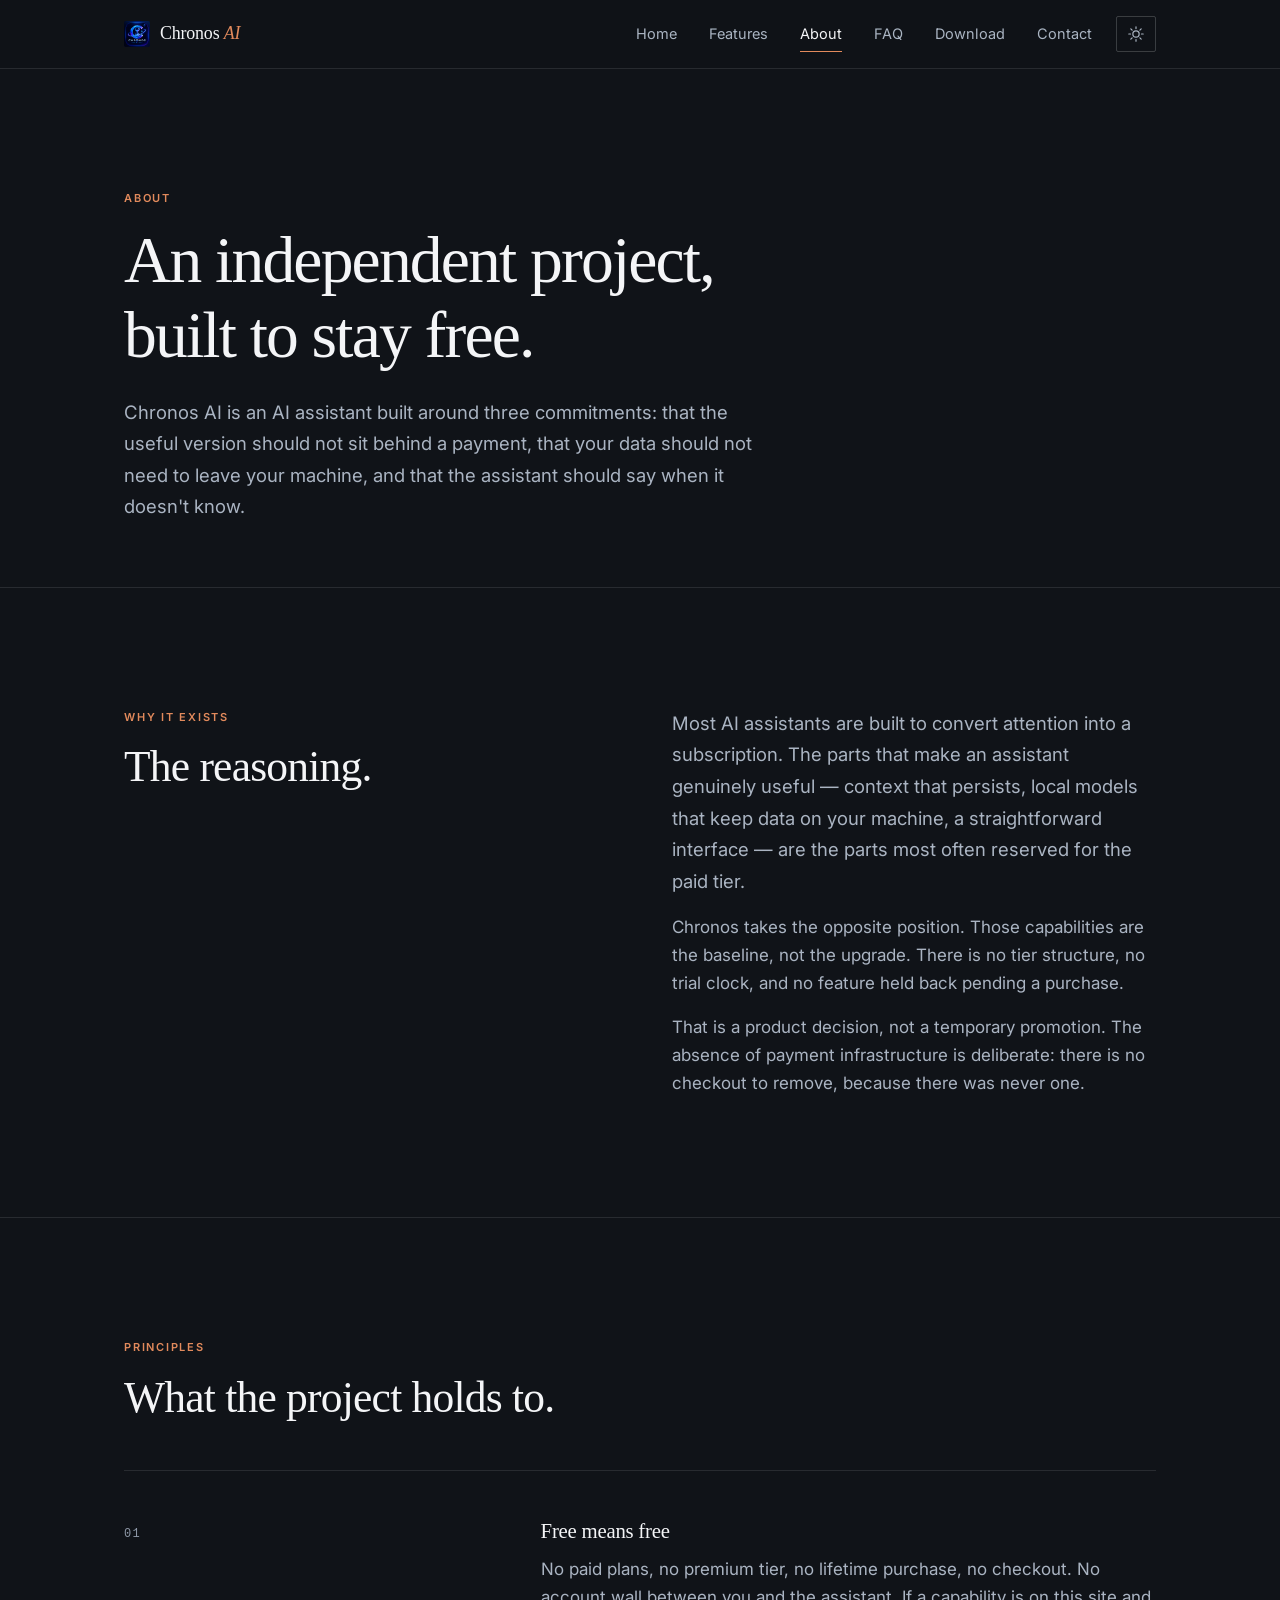
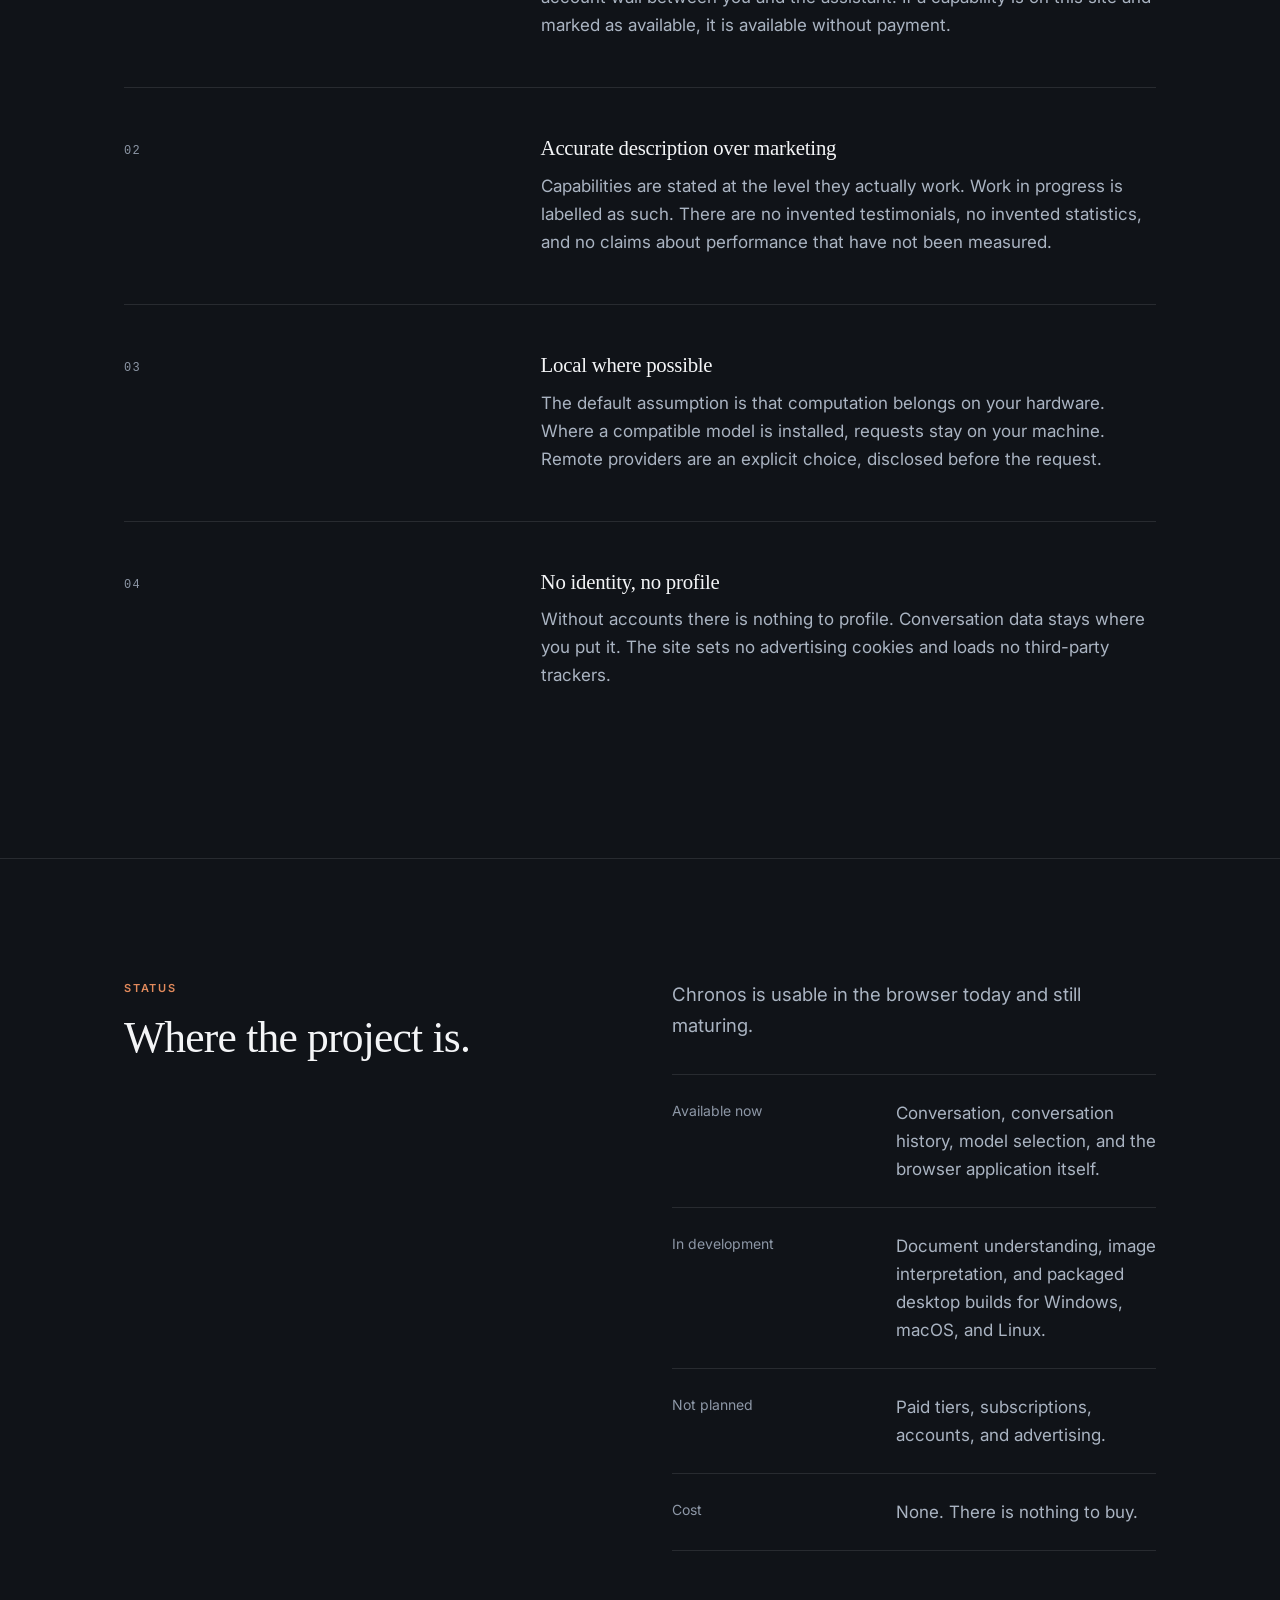
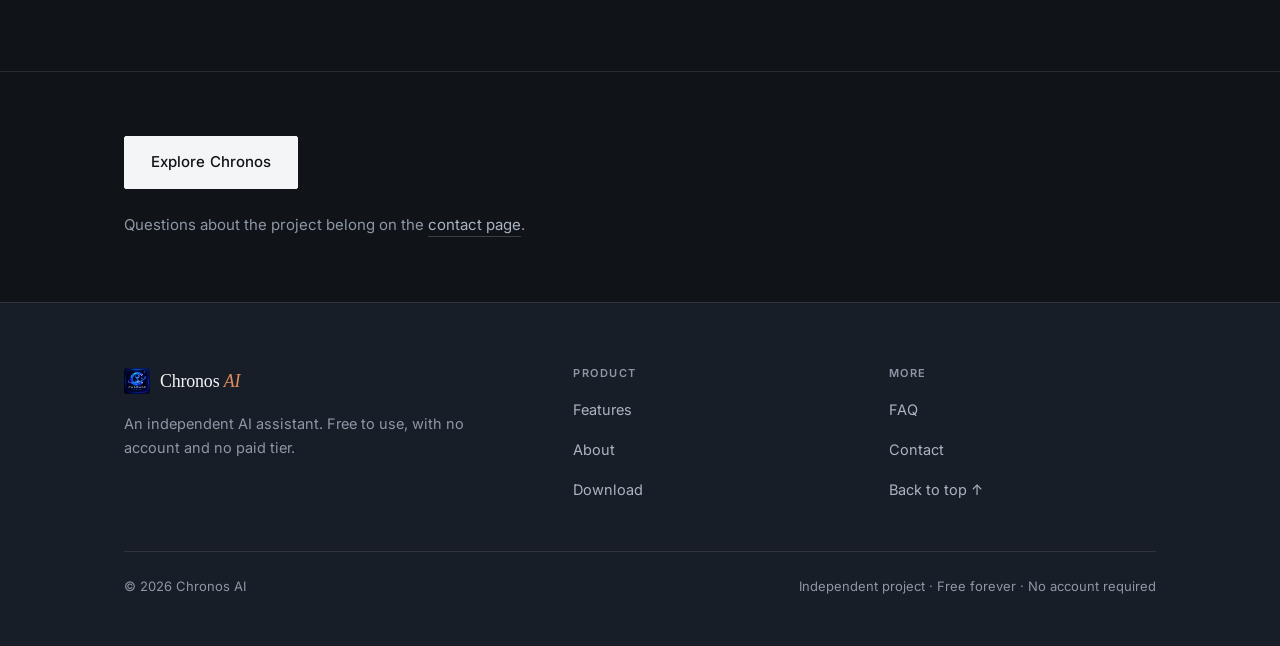
<file: about.html>
<!doctype html>
<html lang="en" data-theme="dark">
<head>
<meta charset="utf-8">
<meta name="viewport" content="width=device-width, initial-scale=1">
<meta name="theme-color" content="#101318">
<script>(function(){try{var t=localStorage.getItem('chronos-ai-theme');document.documentElement.setAttribute('data-theme',t==='light'?'light':'dark');}catch(e){document.documentElement.setAttribute('data-theme','dark');}})();</script>
<meta name="description" content="Chronos AI is an independent AI assistant project: free to use, no account required, with local model support where hardware allows.">
<title>About — Chronos AI</title>
<link rel="icon" type="image/png" href="assets/chronos-web-logo.png">
<link rel="apple-touch-icon" sizes="180x180" href="assets/pwa/apple-touch-icon.png">
<link rel="preconnect" href="https://fonts.googleapis.com">
<link rel="preconnect" href="https://fonts.gstatic.com" crossorigin>
<link href="https://fonts.googleapis.com/css2?family=Inter:wght@400;500;600&display=swap" rel="stylesheet">
<link rel="stylesheet" href="styles.css">
</head>
<body>

<header class="site-header">
  <div class="header-inner">
    <a class="brand" href="index.html" aria-label="Chronos AI — home">
      <span class="brand-mark"><img src="assets/chronos-web-logo.png" alt=""></span>
      <span class="brand-name">Chronos <span>AI</span></span>
    </a>
    <nav class="nav" id="nav" aria-label="Primary">
      <a href="index.html">Home</a>
      <a href="features.html">Features</a>
      <a href="about.html" aria-current="page">About</a>
      <a href="faq.html">FAQ</a>
      <a href="download.html">Download</a>
      <a href="contact.html">Contact</a>
    </nav>
    <div class="header-actions">
      <button class="theme-toggle" id="themeToggle" type="button" aria-label="Dark mode" aria-pressed="true" title="Switch to light mode">
        <svg class="theme-icon theme-icon-sun" viewBox="0 0 24 24" width="18" height="18" aria-hidden="true" focusable="false">
          <circle cx="12" cy="12" r="4.2" fill="none" stroke="currentColor" stroke-width="1.6"/>
          <g stroke="currentColor" stroke-width="1.6" stroke-linecap="round">
            <path d="M12 2.4v2.3M12 19.3v2.3M2.4 12h2.3M19.3 12h2.3M5.1 5.1l1.7 1.7M17.2 17.2l1.7 1.7M18.9 5.1l-1.7 1.7M6.8 17.2l-1.7 1.7"/>
          </g>
        </svg>
        <svg class="theme-icon theme-icon-moon" viewBox="0 0 24 24" width="18" height="18" aria-hidden="true" focusable="false">
          <path d="M20.4 14.7A8.6 8.6 0 1 1 9.3 3.6a7 7 0 0 0 11.1 11.1z" fill="none" stroke="currentColor" stroke-width="1.6" stroke-linejoin="round"/>
        </svg>
      </button>
      <button class="menu-toggle" id="menuToggle" type="button" aria-label="Open navigation" aria-expanded="false" aria-controls="nav">
        <span></span>
      </button>
    </div>
  </div>
</header>

<main>

  <section class="section" style="padding-bottom:var(--s8)">
    <div class="wrap">
      <span class="eyebrow">About</span>
      <h1 style="max-width:20ch">An independent project, built to stay free.</h1>
      <p class="lede" style="margin-top:var(--s5);max-width:54ch">Chronos AI is an AI assistant built around three commitments: that the useful version should not sit behind a payment, that your data should not need to leave your machine, and that the assistant should say when it doesn't know.</p>
    </div>
  </section>

  <hr class="rule">

  <section class="section">
    <div class="wrap">
      <div class="split">
        <div class="split-aside">
          <span class="eyebrow">Why it exists</span>
          <h2>The reasoning.</h2>
        </div>
        <div>
          <p class="lede">Most AI assistants are built to convert attention into a subscription. The parts that make an assistant genuinely useful — context that persists, local models that keep data on your machine, a straightforward interface — are the parts most often reserved for the paid tier.</p>
          <p>Chronos takes the opposite position. Those capabilities are the baseline, not the upgrade. There is no tier structure, no trial clock, and no feature held back pending a purchase.</p>
          <p>That is a product decision, not a temporary promotion. The absence of payment infrastructure is deliberate: there is no checkout to remove, because there was never one.</p>
        </div>
      </div>
    </div>
  </section>

  <hr class="rule">

  <section class="section">
    <div class="wrap">
      <span class="eyebrow">Principles</span>
      <h2>What the project holds to.</h2>

      <div class="features" style="margin-top:var(--s7)">
        <article class="feature">
          <span class="feature-index">01</span>
          <div>
            <h3>Free means free</h3>
            <p>No paid plans, no premium tier, no lifetime purchase, no checkout. No account wall between you and the assistant. If a capability is on this site and marked as available, it is available without payment.</p>
          </div>
        </article>

        <article class="feature">
          <span class="feature-index">02</span>
          <div>
            <h3>Accurate description over marketing</h3>
            <p>Capabilities are stated at the level they actually work. Work in progress is labelled as such. There are no invented testimonials, no invented statistics, and no claims about performance that have not been measured.</p>
          </div>
        </article>

        <article class="feature">
          <span class="feature-index">03</span>
          <div>
            <h3>Local where possible</h3>
            <p>The default assumption is that computation belongs on your hardware. Where a compatible model is installed, requests stay on your machine. Remote providers are an explicit choice, disclosed before the request.</p>
          </div>
        </article>

        <article class="feature">
          <span class="feature-index">04</span>
          <div>
            <h3>No identity, no profile</h3>
            <p>Without accounts there is nothing to profile. Conversation data stays where you put it. The site sets no advertising cookies and loads no third-party trackers.</p>
          </div>
        </article>
      </div>
    </div>
  </section>

  <hr class="rule">

  <section class="section">
    <div class="wrap">
      <div class="split">
        <div class="split-aside">
          <span class="eyebrow">Status</span>
          <h2>Where the project is.</h2>
        </div>
        <div>
          <p class="lede">Chronos is usable in the browser today and still maturing.</p>
          <dl class="specs" style="margin-top:var(--s6)">
            <div>
              <dt>Available now</dt>
              <dd>Conversation, conversation history, model selection, and the browser application itself.</dd>
            </div>
            <div>
              <dt>In development</dt>
              <dd>Document understanding, image interpretation, and packaged desktop builds for Windows, macOS, and Linux.</dd>
            </div>
            <div>
              <dt>Not planned</dt>
              <dd>Paid tiers, subscriptions, accounts, and advertising.</dd>
            </div>
            <div>
              <dt>Cost</dt>
              <dd>None. There is nothing to buy.</dd>
            </div>
          </dl>
        </div>
      </div>
    </div>
  </section>

  <hr class="rule">

  <section class="section-tight">
    <div class="wrap">
      <p style="margin-bottom:var(--s5)"><a class="btn" href="download.html">Explore Chronos</a></p>
      <p class="quiet" style="font-size:15px">Questions about the project belong on the <a class="link-quiet" href="contact.html">contact page</a>.</p>
    </div>
  </section>

</main>

<footer class="site-footer">
  <div class="wrap">
    <div class="footer-top">
      <div class="footer-about">
        <a class="brand" href="index.html">
          <span class="brand-mark"><img src="assets/chronos-web-logo.png" alt=""></span>
          <span class="brand-name">Chronos <span>AI</span></span>
        </a>
        <p>An independent AI assistant. Free to use, with no account and no paid tier.</p>
      </div>
      <div class="footer-col">
        <h2>Product</h2>
        <ul>
          <li><a href="features.html">Features</a></li>
          <li><a href="about.html">About</a></li>
          <li><a href="download.html">Download</a></li>
        </ul>
      </div>
      <div class="footer-col">
        <h2>More</h2>
        <ul>
          <li><a href="faq.html">FAQ</a></li>
          <li><a href="contact.html">Contact</a></li>
          <li><a href="index.html">Back to top ↑</a></li>
        </ul>
      </div>
    </div>
    <div class="footer-bottom">
      <span>© <span id="year">2026</span> Chronos AI</span>
      <span>Independent project · Free forever · No account required</span>
    </div>
  </div>
</footer>

<script src="script.js"></script>
</body>
</html>
</file>
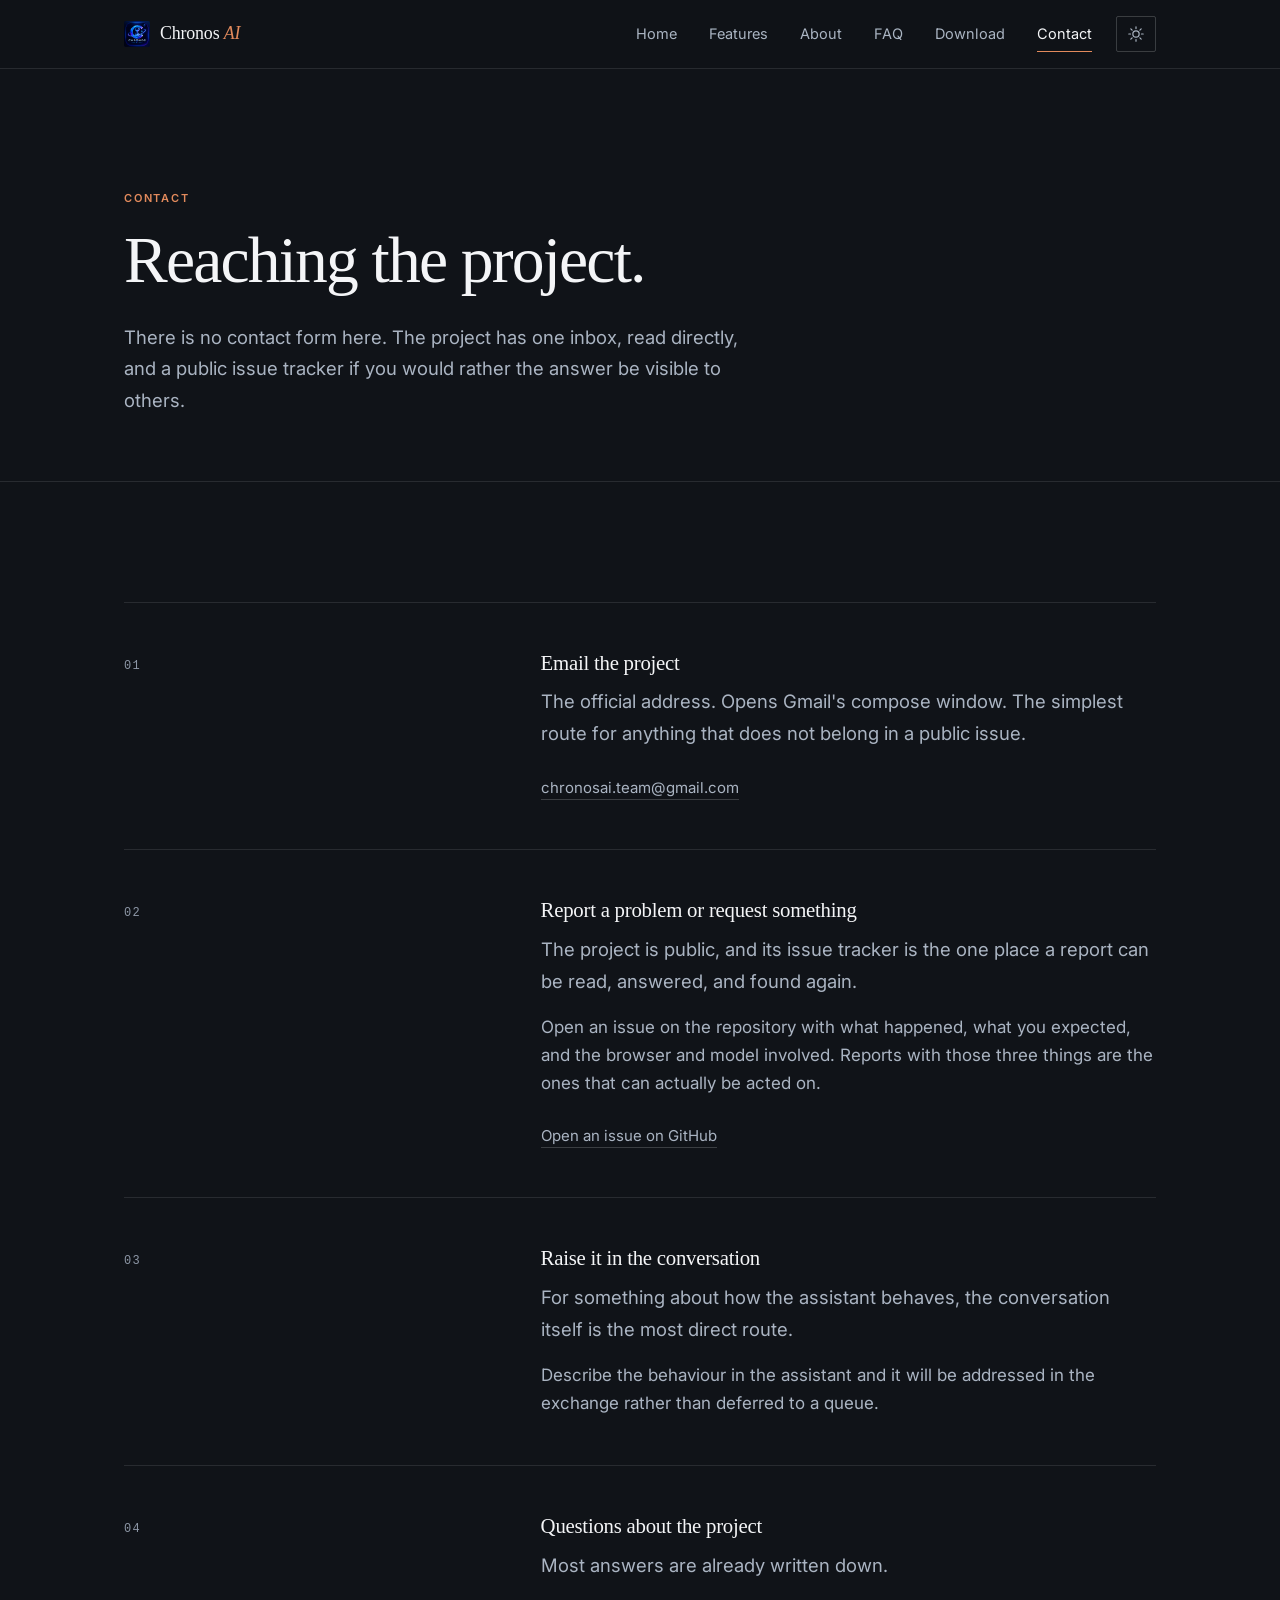
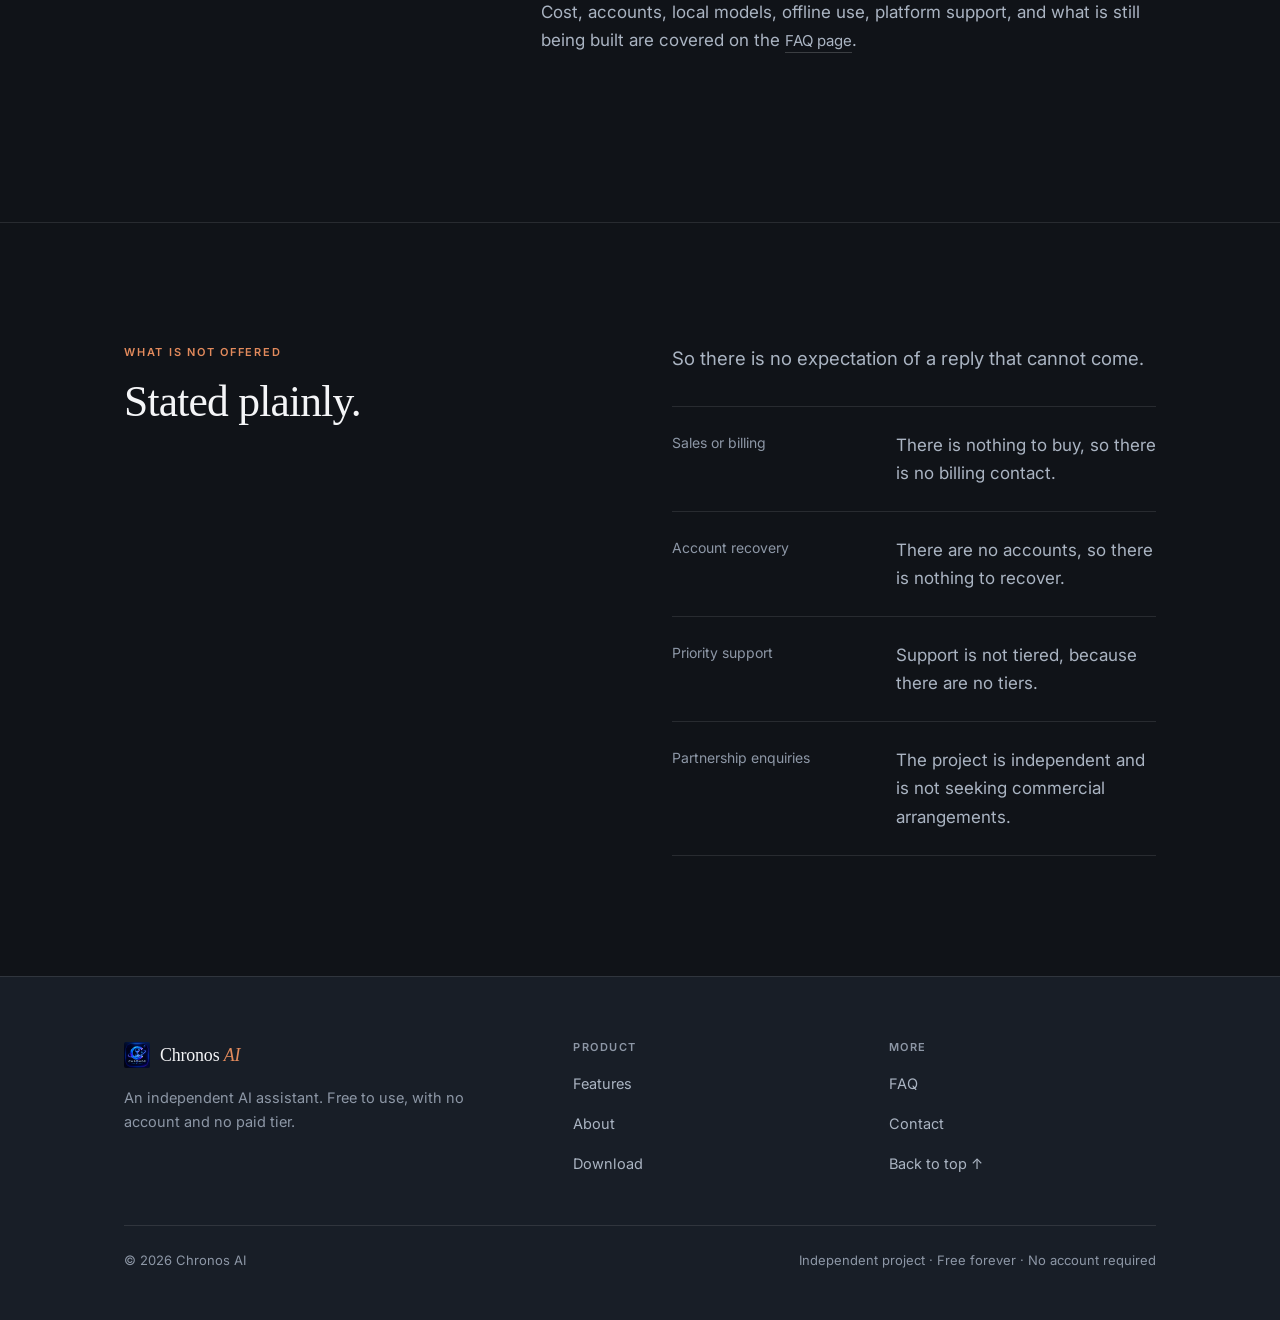
<file: contact.html>
<!doctype html>
<html lang="en" data-theme="dark">
<head>
<meta charset="utf-8">
<meta name="viewport" content="width=device-width, initial-scale=1">
<meta name="theme-color" content="#101318">
<script>(function(){try{var t=localStorage.getItem('chronos-ai-theme');document.documentElement.setAttribute('data-theme',t==='light'?'light':'dark');}catch(e){document.documentElement.setAttribute('data-theme','dark');}})();</script>
<meta name="description" content="How to reach the Chronos AI project: email chronosai.team@gmail.com, raise an issue on the public repository, or raise it in the conversation itself.">
<title>Contact — Chronos AI</title>
<link rel="icon" type="image/png" href="assets/chronos-web-logo.png">
<link rel="apple-touch-icon" sizes="180x180" href="assets/pwa/apple-touch-icon.png">
<link rel="preconnect" href="https://fonts.googleapis.com">
<link rel="preconnect" href="https://fonts.gstatic.com" crossorigin>
<link href="https://fonts.googleapis.com/css2?family=Inter:wght@400;500;600&display=swap" rel="stylesheet">
<link rel="stylesheet" href="styles.css">
</head>
<body>

<header class="site-header">
  <div class="header-inner">
    <a class="brand" href="index.html" aria-label="Chronos AI — home">
      <span class="brand-mark"><img src="assets/chronos-web-logo.png" alt=""></span>
      <span class="brand-name">Chronos <span>AI</span></span>
    </a>
    <nav class="nav" id="nav" aria-label="Primary">
      <a href="index.html">Home</a>
      <a href="features.html">Features</a>
      <a href="about.html">About</a>
      <a href="faq.html">FAQ</a>
      <a href="download.html">Download</a>
      <a href="contact.html" aria-current="page">Contact</a>
    </nav>
    <div class="header-actions">
      <button class="theme-toggle" id="themeToggle" type="button" aria-label="Dark mode" aria-pressed="true" title="Switch to light mode">
        <svg class="theme-icon theme-icon-sun" viewBox="0 0 24 24" width="18" height="18" aria-hidden="true" focusable="false">
          <circle cx="12" cy="12" r="4.2" fill="none" stroke="currentColor" stroke-width="1.6"/>
          <g stroke="currentColor" stroke-width="1.6" stroke-linecap="round">
            <path d="M12 2.4v2.3M12 19.3v2.3M2.4 12h2.3M19.3 12h2.3M5.1 5.1l1.7 1.7M17.2 17.2l1.7 1.7M18.9 5.1l-1.7 1.7M6.8 17.2l-1.7 1.7"/>
          </g>
        </svg>
        <svg class="theme-icon theme-icon-moon" viewBox="0 0 24 24" width="18" height="18" aria-hidden="true" focusable="false">
          <path d="M20.4 14.7A8.6 8.6 0 1 1 9.3 3.6a7 7 0 0 0 11.1 11.1z" fill="none" stroke="currentColor" stroke-width="1.6" stroke-linejoin="round"/>
        </svg>
      </button>
      <button class="menu-toggle" id="menuToggle" type="button" aria-label="Open navigation" aria-expanded="false" aria-controls="nav">
        <span></span>
      </button>
    </div>
  </div>
</header>

<main>

  <section class="section" style="padding-bottom:var(--s8)">
    <div class="wrap">
      <span class="eyebrow">Contact</span>
      <h1 style="max-width:20ch">Reaching the project.</h1>
      <p class="lede" style="margin-top:var(--s5);max-width:52ch">There is no contact form here. The project has one inbox, read directly, and a public issue tracker if you would rather the answer be visible to others.</p>
    </div>
  </section>

  <hr class="rule">

  <section class="section">
    <div class="wrap">
      <div class="features">

        <h2 class="sr-only">Ways to reach the project</h2>

        <article class="feature">
          <span class="feature-index">01</span>
          <div>
            <h3>Email the project</h3>
            <p class="lede">The official address. Opens Gmail's compose window. The simplest route for anything that does not belong in a public issue.</p>
            <p style="margin-top:var(--s5)">
              <a class="link-quiet" href="https://mail.google.com/mail/?view=cm&amp;fs=1&amp;to=chronosai.team@gmail.com" target="_blank" rel="noopener noreferrer">chronosai.team@gmail.com</a>
            </p>
          </div>
        </article>

        <article class="feature">
          <span class="feature-index">02</span>
          <div>
            <h3>Report a problem or request something</h3>
            <p class="lede">The project is public, and its issue tracker is the one place a report can be read, answered, and found again.</p>
            <p>Open an issue on the repository with what happened, what you expected, and the browser and model involved. Reports with those three things are the ones that can actually be acted on.</p>
            <p style="margin-top:var(--s5)">
              <a class="link-quiet" href="https://github.com/EndgoalYt/chronos-ai-website/issues" rel="noopener">Open an issue on GitHub</a>
            </p>
          </div>
        </article>

        <article class="feature">
          <span class="feature-index">03</span>
          <div>
            <h3>Raise it in the conversation</h3>
            <p class="lede">For something about how the assistant behaves, the conversation itself is the most direct route.</p>
            <p>Describe the behaviour in the assistant and it will be addressed in the exchange rather than deferred to a queue.</p>
          </div>
        </article>

        <article class="feature">
          <span class="feature-index">04</span>
          <div>
            <h3>Questions about the project</h3>
            <p class="lede">Most answers are already written down.</p>
            <p>Cost, accounts, local models, offline use, platform support, and what is still being built are covered on the <a class="link-quiet" href="faq.html">FAQ page</a>.</p>
          </div>
        </article>

      </div>
    </div>
  </section>

  <hr class="rule">

  <section class="section">
    <div class="wrap">
      <div class="split">
        <div class="split-aside">
          <span class="eyebrow">What is not offered</span>
          <h2>Stated plainly.</h2>
        </div>
        <div>
          <p class="lede">So there is no expectation of a reply that cannot come.</p>
          <dl class="specs" style="margin-top:var(--s6)">
            <div>
              <dt>Sales or billing</dt>
              <dd>There is nothing to buy, so there is no billing contact.</dd>
            </div>
            <div>
              <dt>Account recovery</dt>
              <dd>There are no accounts, so there is nothing to recover.</dd>
            </div>
            <div>
              <dt>Priority support</dt>
              <dd>Support is not tiered, because there are no tiers.</dd>
            </div>
            <div>
              <dt>Partnership enquiries</dt>
              <dd>The project is independent and is not seeking commercial arrangements.</dd>
            </div>
          </dl>
        </div>
      </div>
    </div>
  </section>

</main>

<footer class="site-footer">
  <div class="wrap">
    <div class="footer-top">
      <div class="footer-about">
        <a class="brand" href="index.html">
          <span class="brand-mark"><img src="assets/chronos-web-logo.png" alt=""></span>
          <span class="brand-name">Chronos <span>AI</span></span>
        </a>
        <p>An independent AI assistant. Free to use, with no account and no paid tier.</p>
      </div>
      <div class="footer-col">
        <h2>Product</h2>
        <ul>
          <li><a href="features.html">Features</a></li>
          <li><a href="about.html">About</a></li>
          <li><a href="download.html">Download</a></li>
        </ul>
      </div>
      <div class="footer-col">
        <h2>More</h2>
        <ul>
          <li><a href="faq.html">FAQ</a></li>
          <li><a href="contact.html">Contact</a></li>
          <li><a href="index.html">Back to top ↑</a></li>
        </ul>
      </div>
    </div>
    <div class="footer-bottom">
      <span>© <span id="year">2026</span> Chronos AI</span>
      <span>Independent project · Free forever · No account required</span>
    </div>
  </div>
</footer>

<script src="script.js"></script>
</body>
</html>
</file>
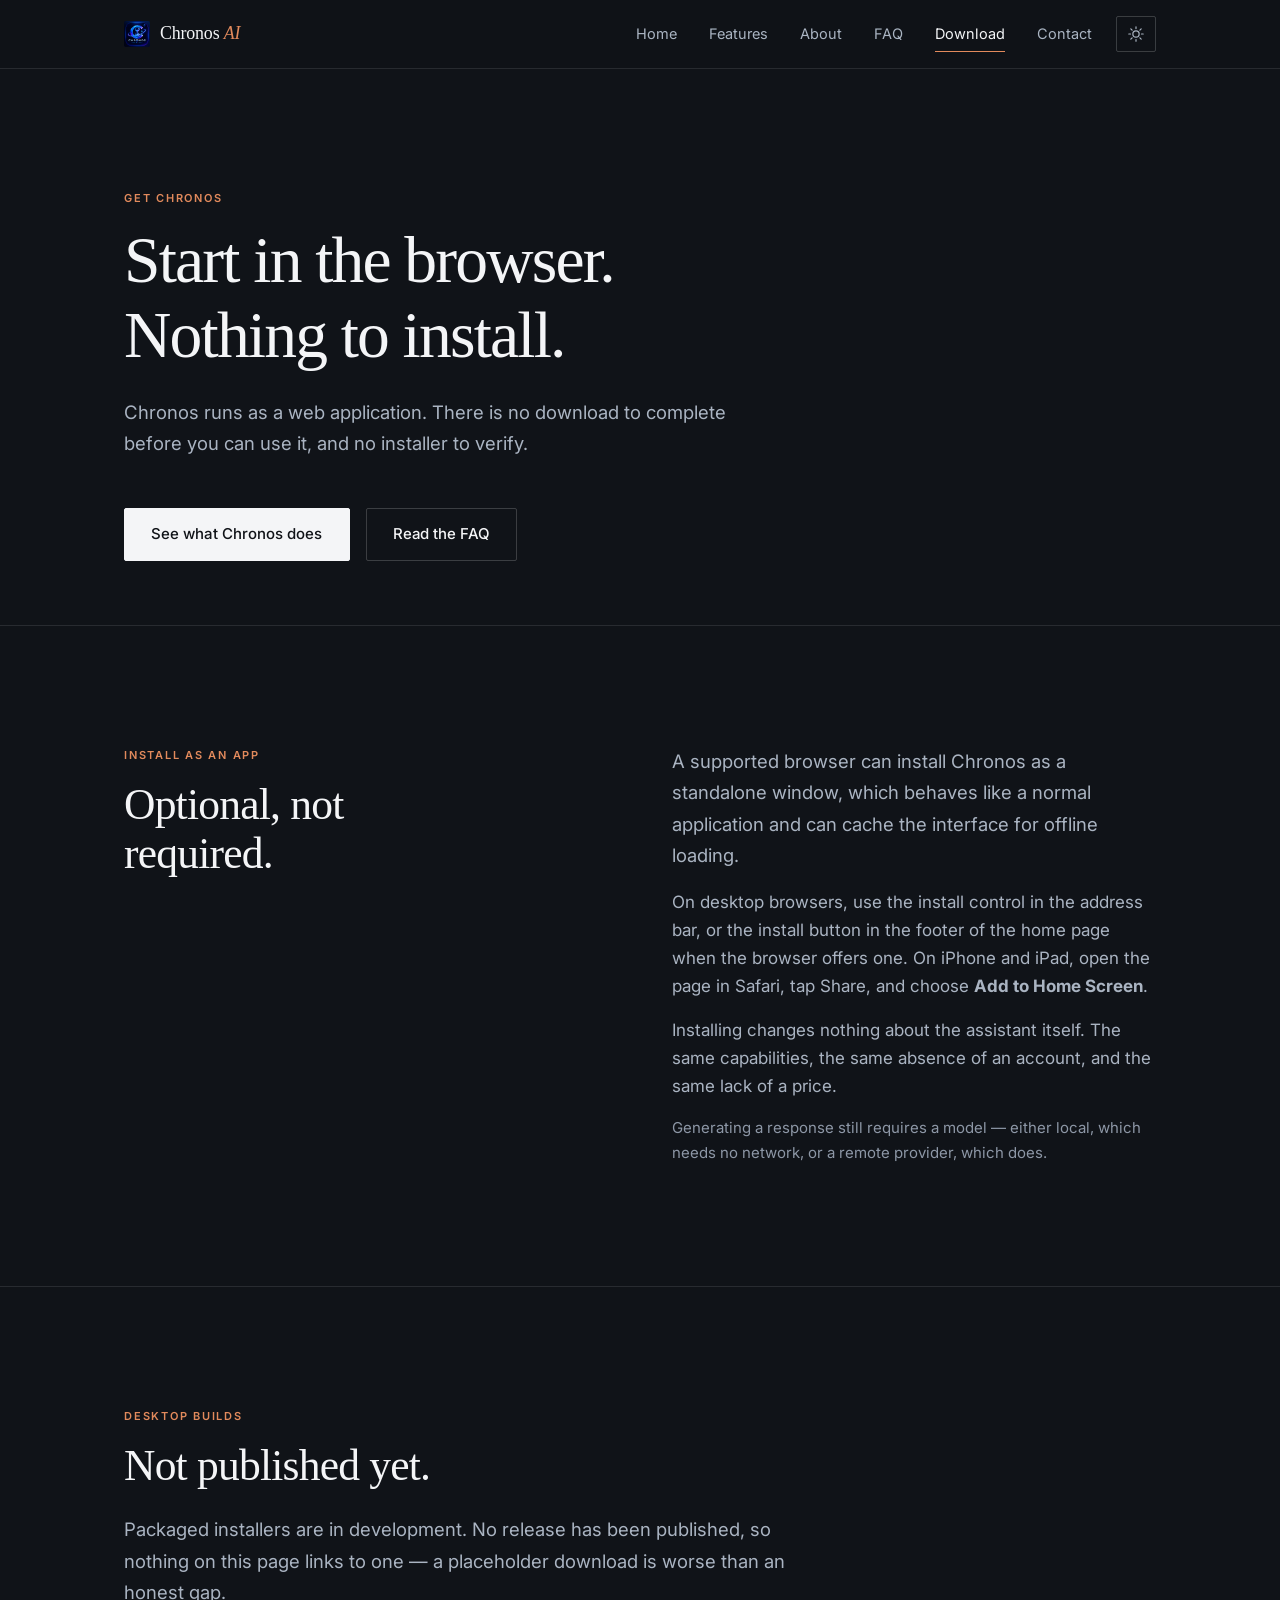
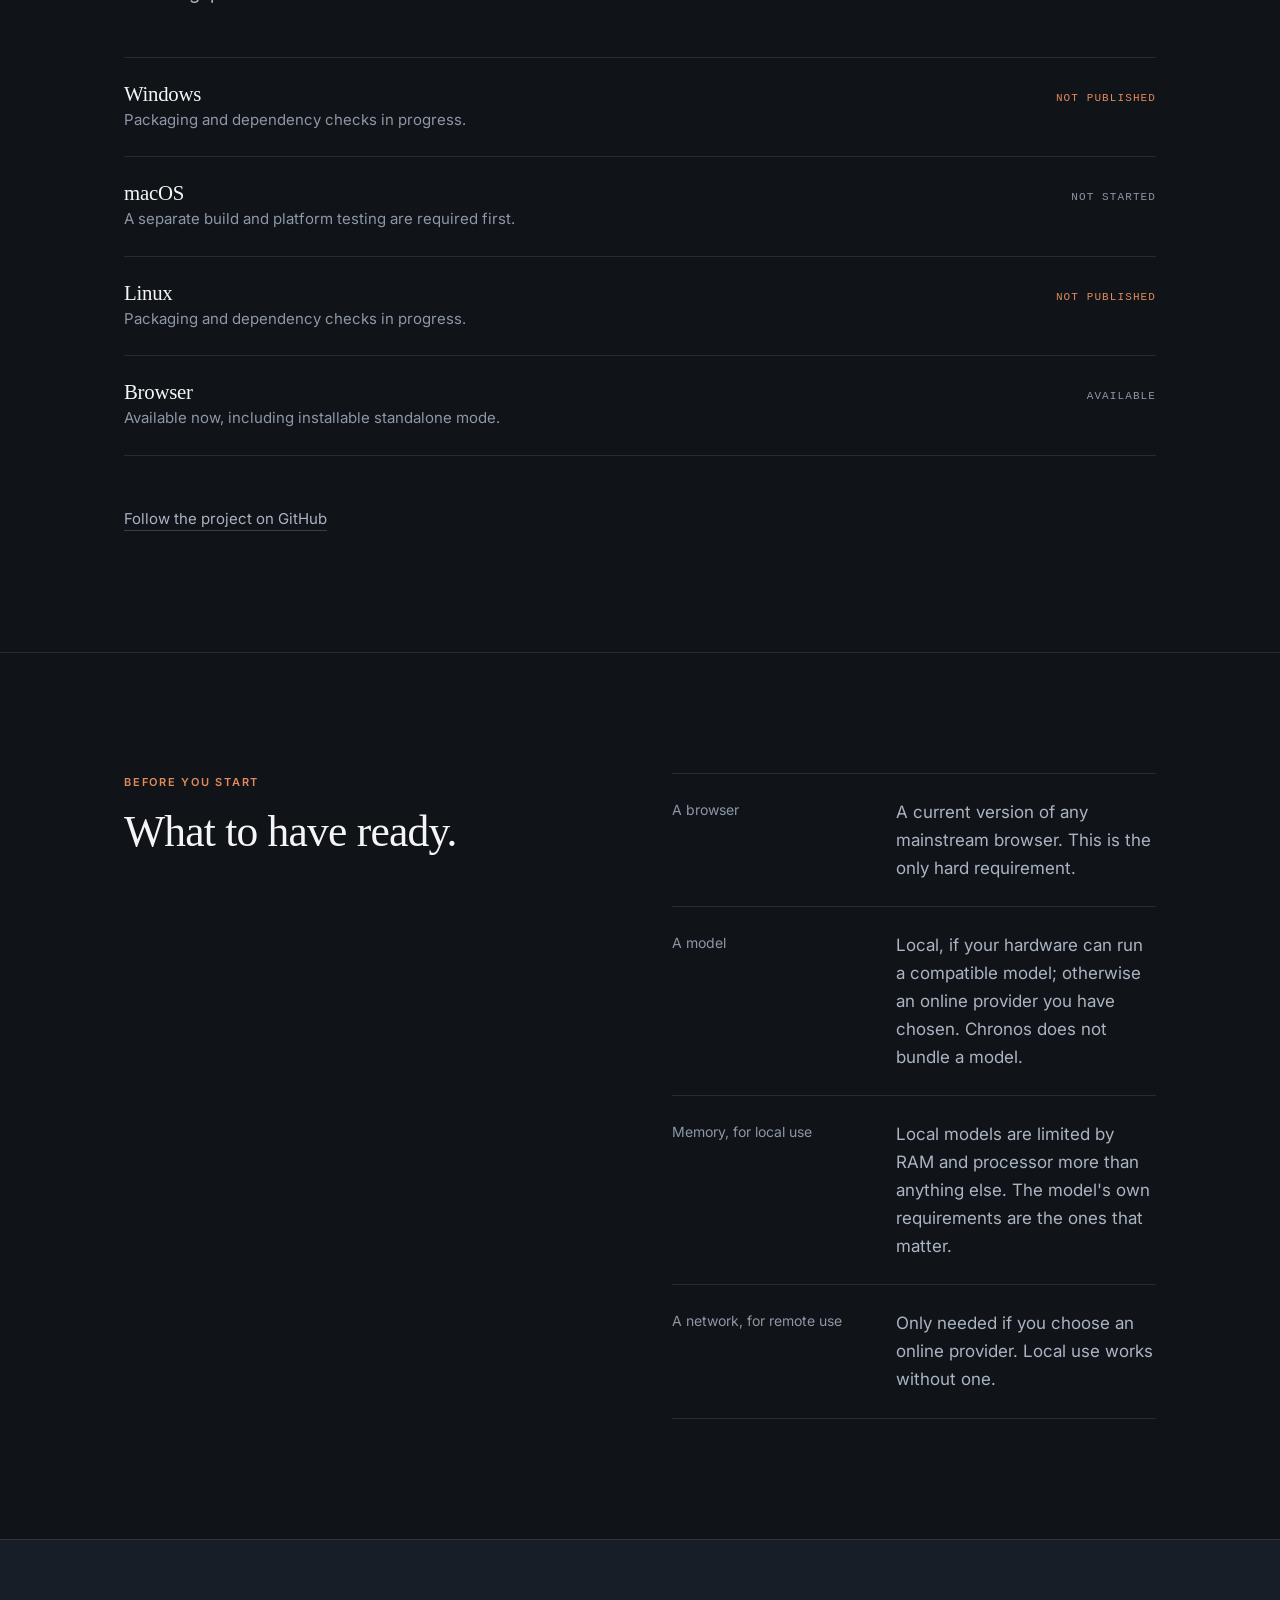
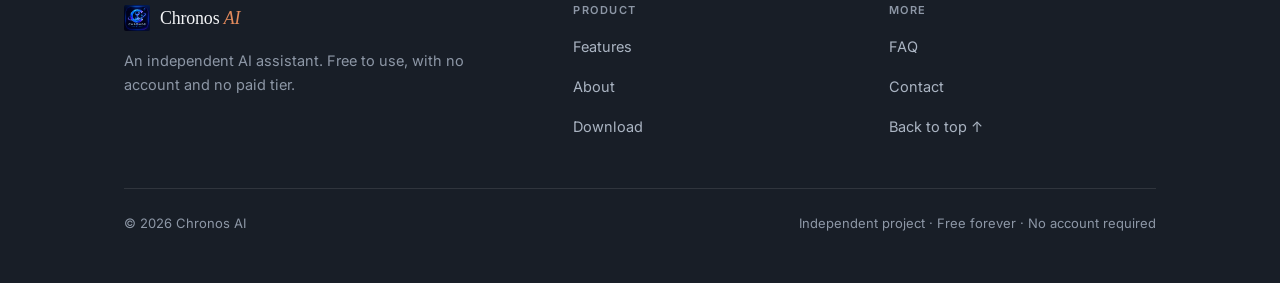
<file: download.html>
<!doctype html>
<html lang="en" data-theme="dark">
<head>
<meta charset="utf-8">
<meta name="viewport" content="width=device-width, initial-scale=1">
<meta name="theme-color" content="#101318">
<script>(function(){try{var t=localStorage.getItem('chronos-ai-theme');document.documentElement.setAttribute('data-theme',t==='light'?'light':'dark');}catch(e){document.documentElement.setAttribute('data-theme','dark');}})();</script>
<meta name="description" content="Use Chronos AI in your browser, or install it as an app. Packaged desktop builds are not published yet; nothing here links to a placeholder download.">
<title>Download — Chronos AI</title>
<link rel="icon" type="image/png" href="assets/chronos-web-logo.png">
<link rel="apple-touch-icon" sizes="180x180" href="assets/pwa/apple-touch-icon.png">
<link rel="preconnect" href="https://fonts.googleapis.com">
<link rel="preconnect" href="https://fonts.gstatic.com" crossorigin>
<link href="https://fonts.googleapis.com/css2?family=Inter:wght@400;500;600&display=swap" rel="stylesheet">
<link rel="stylesheet" href="styles.css">
</head>
<body>

<header class="site-header">
  <div class="header-inner">
    <a class="brand" href="index.html" aria-label="Chronos AI — home">
      <span class="brand-mark"><img src="assets/chronos-web-logo.png" alt=""></span>
      <span class="brand-name">Chronos <span>AI</span></span>
    </a>
    <nav class="nav" id="nav" aria-label="Primary">
      <a href="index.html">Home</a>
      <a href="features.html">Features</a>
      <a href="about.html">About</a>
      <a href="faq.html">FAQ</a>
      <a href="download.html" aria-current="page">Download</a>
      <a href="contact.html">Contact</a>
    </nav>
    <div class="header-actions">
      <button class="theme-toggle" id="themeToggle" type="button" aria-label="Dark mode" aria-pressed="true" title="Switch to light mode">
        <svg class="theme-icon theme-icon-sun" viewBox="0 0 24 24" width="18" height="18" aria-hidden="true" focusable="false">
          <circle cx="12" cy="12" r="4.2" fill="none" stroke="currentColor" stroke-width="1.6"/>
          <g stroke="currentColor" stroke-width="1.6" stroke-linecap="round">
            <path d="M12 2.4v2.3M12 19.3v2.3M2.4 12h2.3M19.3 12h2.3M5.1 5.1l1.7 1.7M17.2 17.2l1.7 1.7M18.9 5.1l-1.7 1.7M6.8 17.2l-1.7 1.7"/>
          </g>
        </svg>
        <svg class="theme-icon theme-icon-moon" viewBox="0 0 24 24" width="18" height="18" aria-hidden="true" focusable="false">
          <path d="M20.4 14.7A8.6 8.6 0 1 1 9.3 3.6a7 7 0 0 0 11.1 11.1z" fill="none" stroke="currentColor" stroke-width="1.6" stroke-linejoin="round"/>
        </svg>
      </button>
      <button class="menu-toggle" id="menuToggle" type="button" aria-label="Open navigation" aria-expanded="false" aria-controls="nav">
        <span></span>
      </button>
    </div>
  </div>
</header>

<main>

  <section class="section" style="padding-bottom:var(--s8)">
    <div class="wrap">
      <span class="eyebrow">Get Chronos</span>
      <h1 style="max-width:20ch">Start in the browser. Nothing to install.</h1>
      <p class="lede" style="margin-top:var(--s5);max-width:52ch">Chronos runs as a web application. There is no download to complete before you can use it, and no installer to verify.</p>
      <div class="hero-actions" style="margin-top:var(--s7)">
        <a class="btn" href="features.html">See what Chronos does</a>
        <a class="btn btn-quiet" href="faq.html">Read the FAQ</a>
      </div>
    </div>
  </section>

  <hr class="rule">

  <section class="section">
    <div class="wrap">
      <div class="split">
        <div class="split-aside">
          <span class="eyebrow">Install as an app</span>
          <h2>Optional, not required.</h2>
        </div>
        <div>
          <p class="lede">A supported browser can install Chronos as a standalone window, which behaves like a normal application and can cache the interface for offline loading.</p>
          <p>On desktop browsers, use the install control in the address bar, or the install button in the footer of the home page when the browser offers one. On iPhone and iPad, open the page in Safari, tap Share, and choose <strong>Add to Home Screen</strong>.</p>
          <p>Installing changes nothing about the assistant itself. The same capabilities, the same absence of an account, and the same lack of a price.</p>
          <p class="quiet" style="font-size:15px">Generating a response still requires a model — either local, which needs no network, or a remote provider, which does.</p>
        </div>
      </div>
    </div>
  </section>

  <hr class="rule">

  <section class="section">
    <div class="wrap">
      <span class="eyebrow">Desktop builds</span>
      <h2>Not published yet.</h2>
      <p class="lede" style="margin-top:var(--s5);max-width:56ch">Packaged installers are in development. No release has been published, so nothing on this page links to one — a placeholder download is worse than an honest gap.</p>

      <ul class="platforms" style="margin-top:var(--s7)">
        <li>
          <div>
            <h3>Windows</h3>
            <p>Packaging and dependency checks in progress.</p>
          </div>
          <span class="status status-soon">Not published</span>
        </li>
        <li>
          <div>
            <h3>macOS</h3>
            <p>A separate build and platform testing are required first.</p>
          </div>
          <span class="status">Not started</span>
        </li>
        <li>
          <div>
            <h3>Linux</h3>
            <p>Packaging and dependency checks in progress.</p>
          </div>
          <span class="status status-soon">Not published</span>
        </li>
        <li>
          <div>
            <h3>Browser</h3>
            <p>Available now, including installable standalone mode.</p>
          </div>
          <span class="status">Available</span>
        </li>
      </ul>

      <p style="margin-top:var(--s7)">
        <a class="link-quiet" href="https://github.com/EndgoalYt/chronos-ai-website" rel="noopener">Follow the project on GitHub</a>
      </p>
    </div>
  </section>

  <hr class="rule">

  <section class="section">
    <div class="wrap">
      <div class="split">
        <div class="split-aside">
          <span class="eyebrow">Before you start</span>
          <h2>What to have ready.</h2>
        </div>
        <div>
          <dl class="specs">
            <div>
              <dt>A browser</dt>
              <dd>A current version of any mainstream browser. This is the only hard requirement.</dd>
            </div>
            <div>
              <dt>A model</dt>
              <dd>Local, if your hardware can run a compatible model; otherwise an online provider you have chosen. Chronos does not bundle a model.</dd>
            </div>
            <div>
              <dt>Memory, for local use</dt>
              <dd>Local models are limited by RAM and processor more than anything else. The model's own requirements are the ones that matter.</dd>
            </div>
            <div>
              <dt>A network, for remote use</dt>
              <dd>Only needed if you choose an online provider. Local use works without one.</dd>
            </div>
          </dl>
        </div>
      </div>
    </div>
  </section>

</main>

<footer class="site-footer">
  <div class="wrap">
    <div class="footer-top">
      <div class="footer-about">
        <a class="brand" href="index.html">
          <span class="brand-mark"><img src="assets/chronos-web-logo.png" alt=""></span>
          <span class="brand-name">Chronos <span>AI</span></span>
        </a>
        <p>An independent AI assistant. Free to use, with no account and no paid tier.</p>
      </div>
      <div class="footer-col">
        <h2>Product</h2>
        <ul>
          <li><a href="features.html">Features</a></li>
          <li><a href="about.html">About</a></li>
          <li><a href="download.html">Download</a></li>
        </ul>
      </div>
      <div class="footer-col">
        <h2>More</h2>
        <ul>
          <li><a href="faq.html">FAQ</a></li>
          <li><a href="contact.html">Contact</a></li>
          <li><a href="index.html">Back to top ↑</a></li>
        </ul>
      </div>
    </div>
    <div class="footer-bottom">
      <span>© <span id="year">2026</span> Chronos AI</span>
      <span>Independent project · Free forever · No account required</span>
    </div>
  </div>
</footer>

<script src="script.js"></script>
</body>
</html>
</file>
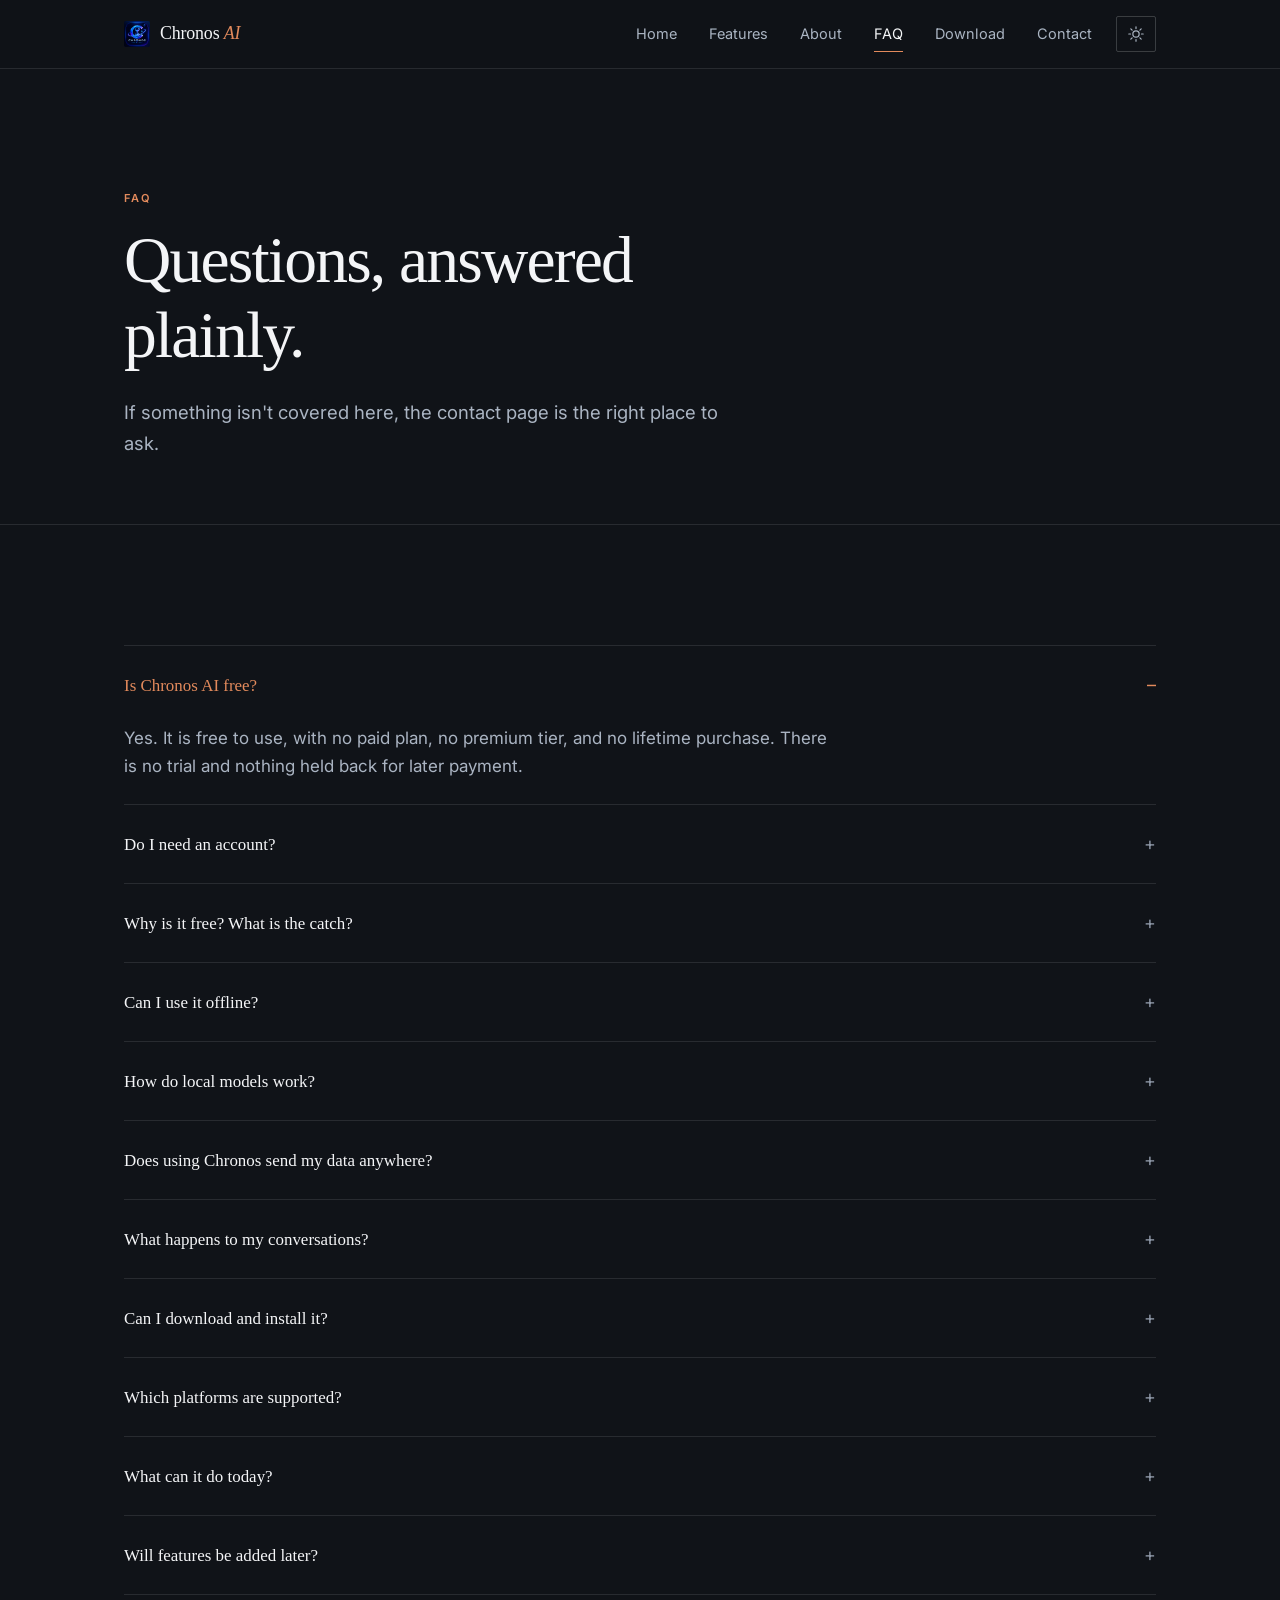
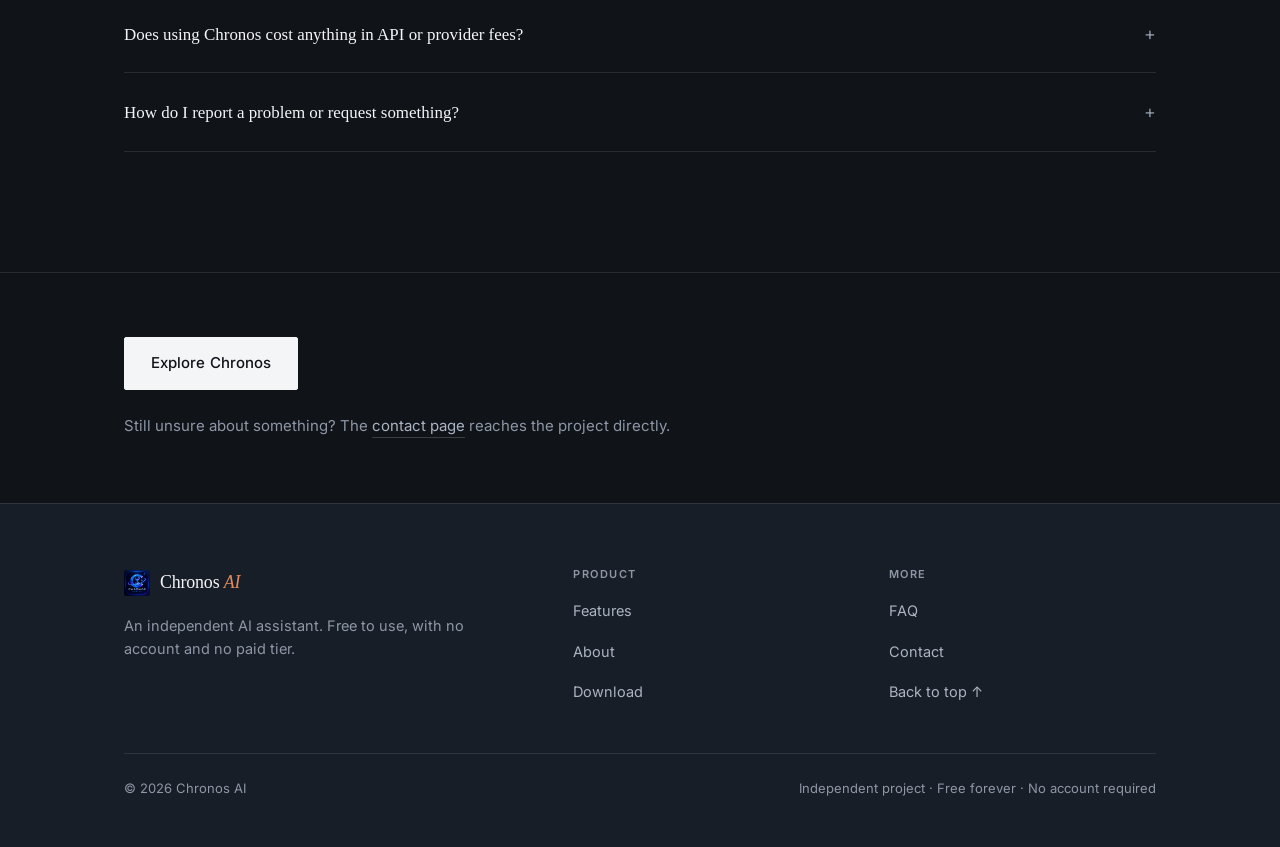
<file: faq.html>
<!doctype html>
<html lang="en" data-theme="dark">
<head>
<meta charset="utf-8">
<meta name="viewport" content="width=device-width, initial-scale=1">
<meta name="theme-color" content="#101318">
<script>(function(){try{var t=localStorage.getItem('chronos-ai-theme');document.documentElement.setAttribute('data-theme',t==='light'?'light':'dark');}catch(e){document.documentElement.setAttribute('data-theme','dark');}})();</script>
<meta name="description" content="Answers about Chronos AI: cost, accounts, local models, privacy, offline use, supported platforms, and what is still being built.">
<title>FAQ — Chronos AI</title>
<link rel="icon" type="image/png" href="assets/chronos-web-logo.png">
<link rel="apple-touch-icon" sizes="180x180" href="assets/pwa/apple-touch-icon.png">
<link rel="preconnect" href="https://fonts.googleapis.com">
<link rel="preconnect" href="https://fonts.gstatic.com" crossorigin>
<link href="https://fonts.googleapis.com/css2?family=Inter:wght@400;500;600&display=swap" rel="stylesheet">
<link rel="stylesheet" href="styles.css">
</head>
<body>

<header class="site-header">
  <div class="header-inner">
    <a class="brand" href="index.html" aria-label="Chronos AI — home">
      <span class="brand-mark"><img src="assets/chronos-web-logo.png" alt=""></span>
      <span class="brand-name">Chronos <span>AI</span></span>
    </a>
    <nav class="nav" id="nav" aria-label="Primary">
      <a href="index.html">Home</a>
      <a href="features.html">Features</a>
      <a href="about.html">About</a>
      <a href="faq.html" aria-current="page">FAQ</a>
      <a href="download.html">Download</a>
      <a href="contact.html">Contact</a>
    </nav>
    <div class="header-actions">
      <button class="theme-toggle" id="themeToggle" type="button" aria-label="Dark mode" aria-pressed="true" title="Switch to light mode">
        <svg class="theme-icon theme-icon-sun" viewBox="0 0 24 24" width="18" height="18" aria-hidden="true" focusable="false">
          <circle cx="12" cy="12" r="4.2" fill="none" stroke="currentColor" stroke-width="1.6"/>
          <g stroke="currentColor" stroke-width="1.6" stroke-linecap="round">
            <path d="M12 2.4v2.3M12 19.3v2.3M2.4 12h2.3M19.3 12h2.3M5.1 5.1l1.7 1.7M17.2 17.2l1.7 1.7M18.9 5.1l-1.7 1.7M6.8 17.2l-1.7 1.7"/>
          </g>
        </svg>
        <svg class="theme-icon theme-icon-moon" viewBox="0 0 24 24" width="18" height="18" aria-hidden="true" focusable="false">
          <path d="M20.4 14.7A8.6 8.6 0 1 1 9.3 3.6a7 7 0 0 0 11.1 11.1z" fill="none" stroke="currentColor" stroke-width="1.6" stroke-linejoin="round"/>
        </svg>
      </button>
      <button class="menu-toggle" id="menuToggle" type="button" aria-label="Open navigation" aria-expanded="false" aria-controls="nav">
        <span></span>
      </button>
    </div>
  </div>
</header>

<main>

  <section class="section" style="padding-bottom:var(--s8)">
    <div class="wrap">
      <span class="eyebrow">FAQ</span>
      <h1 style="max-width:20ch">Questions, answered plainly.</h1>
      <p class="lede" style="margin-top:var(--s5);max-width:52ch">If something isn't covered here, the contact page is the right place to ask.</p>
    </div>
  </section>

  <hr class="rule">

  <section class="section">
    <div class="wrap">

      <div class="faq">

        <details open>
          <summary>Is Chronos AI free?</summary>
          <p>Yes. It is free to use, with no paid plan, no premium tier, and no lifetime purchase. There is no trial and nothing held back for later payment.</p>
        </details>

        <details>
          <summary>Do I need an account?</summary>
          <p>No. There is no sign-up and no sign-in. Nothing on the site asks you to create an identity, and there is no profile kept against your name.</p>
        </details>

        <details>
          <summary>Why is it free? What is the catch?</summary>
          <p>There is no catch and no monetisation. The project is independent and is not funded by subscriptions, ads, or data. Its cost is the time spent building it, not something recovered from users.</p>
        </details>

        <details>
          <summary>Can I use it offline?</summary>
          <p>Partly. The application shell can be cached so the interface loads without a connection, but generating a response still requires a model — either a local model on your machine, or a remote provider, which by definition needs a network.</p>
        </details>

        <details>
          <summary>How do local models work?</summary>
          <p>If you have a compatible model installed and your hardware meets its requirements, Chronos runs it on your machine and the conversation stays there. Whether that is possible depends on your processor, memory, and the model files you have; there is no server-side switch that enables it.</p>
        </details>

        <details>
          <summary>Does using Chronos send my data anywhere?</summary>
          <p>Not by default. With a local model, nothing leaves your machine. If you choose an online provider for a task, that request is disclosed before it is sent, so the transfer is a decision you make rather than a side effect.</p>
        </details>

        <details>
          <summary>What happens to my conversations?</summary>
          <p>They stay where the app stores them, on your side. There is no account to sync them through and no server copy created by signing in. Clearing the application's data removes them.</p>
        </details>

        <details>
          <summary>Can I download and install it?</summary>
          <p>The browser application is available now and needs no installation; it can also be added to your home screen or installed as a standalone window from a supported browser. Packaged desktop installers for Windows, macOS, and Linux are not published yet. When one is released, the download page will link to it directly — no placeholder links are posted.</p>
        </details>

        <details>
          <summary>Which platforms are supported?</summary>
          <p>Any current browser with a recent version is the baseline. Desktop packaging is in development and will be listed per platform once builds exist and have been tested.</p>
        </details>

        <details>
          <summary>What can it do today?</summary>
          <p>Long-form conversation with context carried across turns, writing and editing help, reading and working through material, planning and decision support, and local model use where hardware allows. Document and image understanding are in development and not yet part of a released build.</p>
        </details>

        <details>
          <summary>Will features be added later?</summary>
          <p>Yes, as they are built and tested. Capabilities are documented here as they become real rather than announced in advance. If a feature is not listed as available, it is not available.</p>
        </details>

        <details>
          <summary>Does using Chronos cost anything in API or provider fees?</summary>
          <p>Chronos itself charges nothing. If you connect a third-party online provider that has its own pricing, that provider's terms apply to those requests. Using a local model avoids this entirely.</p>
        </details>

        <details>
          <summary>How do I report a problem or request something?</summary>
          <p>Use the contact page, or raise it in the conversation itself. Concrete reports with the model and platform involved are the most useful.</p>
        </details>

      </div>

    </div>
  </section>

  <hr class="rule">

  <section class="section-tight">
    <div class="wrap">
      <p style="margin-bottom:var(--s5)"><a class="btn" href="download.html">Explore Chronos</a></p>
      <p class="quiet" style="font-size:15px">Still unsure about something? The <a class="link-quiet" href="contact.html">contact page</a> reaches the project directly.</p>
    </div>
  </section>

</main>

<footer class="site-footer">
  <div class="wrap">
    <div class="footer-top">
      <div class="footer-about">
        <a class="brand" href="index.html">
          <span class="brand-mark"><img src="assets/chronos-web-logo.png" alt=""></span>
          <span class="brand-name">Chronos <span>AI</span></span>
        </a>
        <p>An independent AI assistant. Free to use, with no account and no paid tier.</p>
      </div>
      <div class="footer-col">
        <h2>Product</h2>
        <ul>
          <li><a href="features.html">Features</a></li>
          <li><a href="about.html">About</a></li>
          <li><a href="download.html">Download</a></li>
        </ul>
      </div>
      <div class="footer-col">
        <h2>More</h2>
        <ul>
          <li><a href="faq.html">FAQ</a></li>
          <li><a href="contact.html">Contact</a></li>
          <li><a href="index.html">Back to top ↑</a></li>
        </ul>
      </div>
    </div>
    <div class="footer-bottom">
      <span>© <span id="year">2026</span> Chronos AI</span>
      <span>Independent project · Free forever · No account required</span>
    </div>
  </div>
</footer>

<script src="script.js"></script>
</body>
</html>
</file>
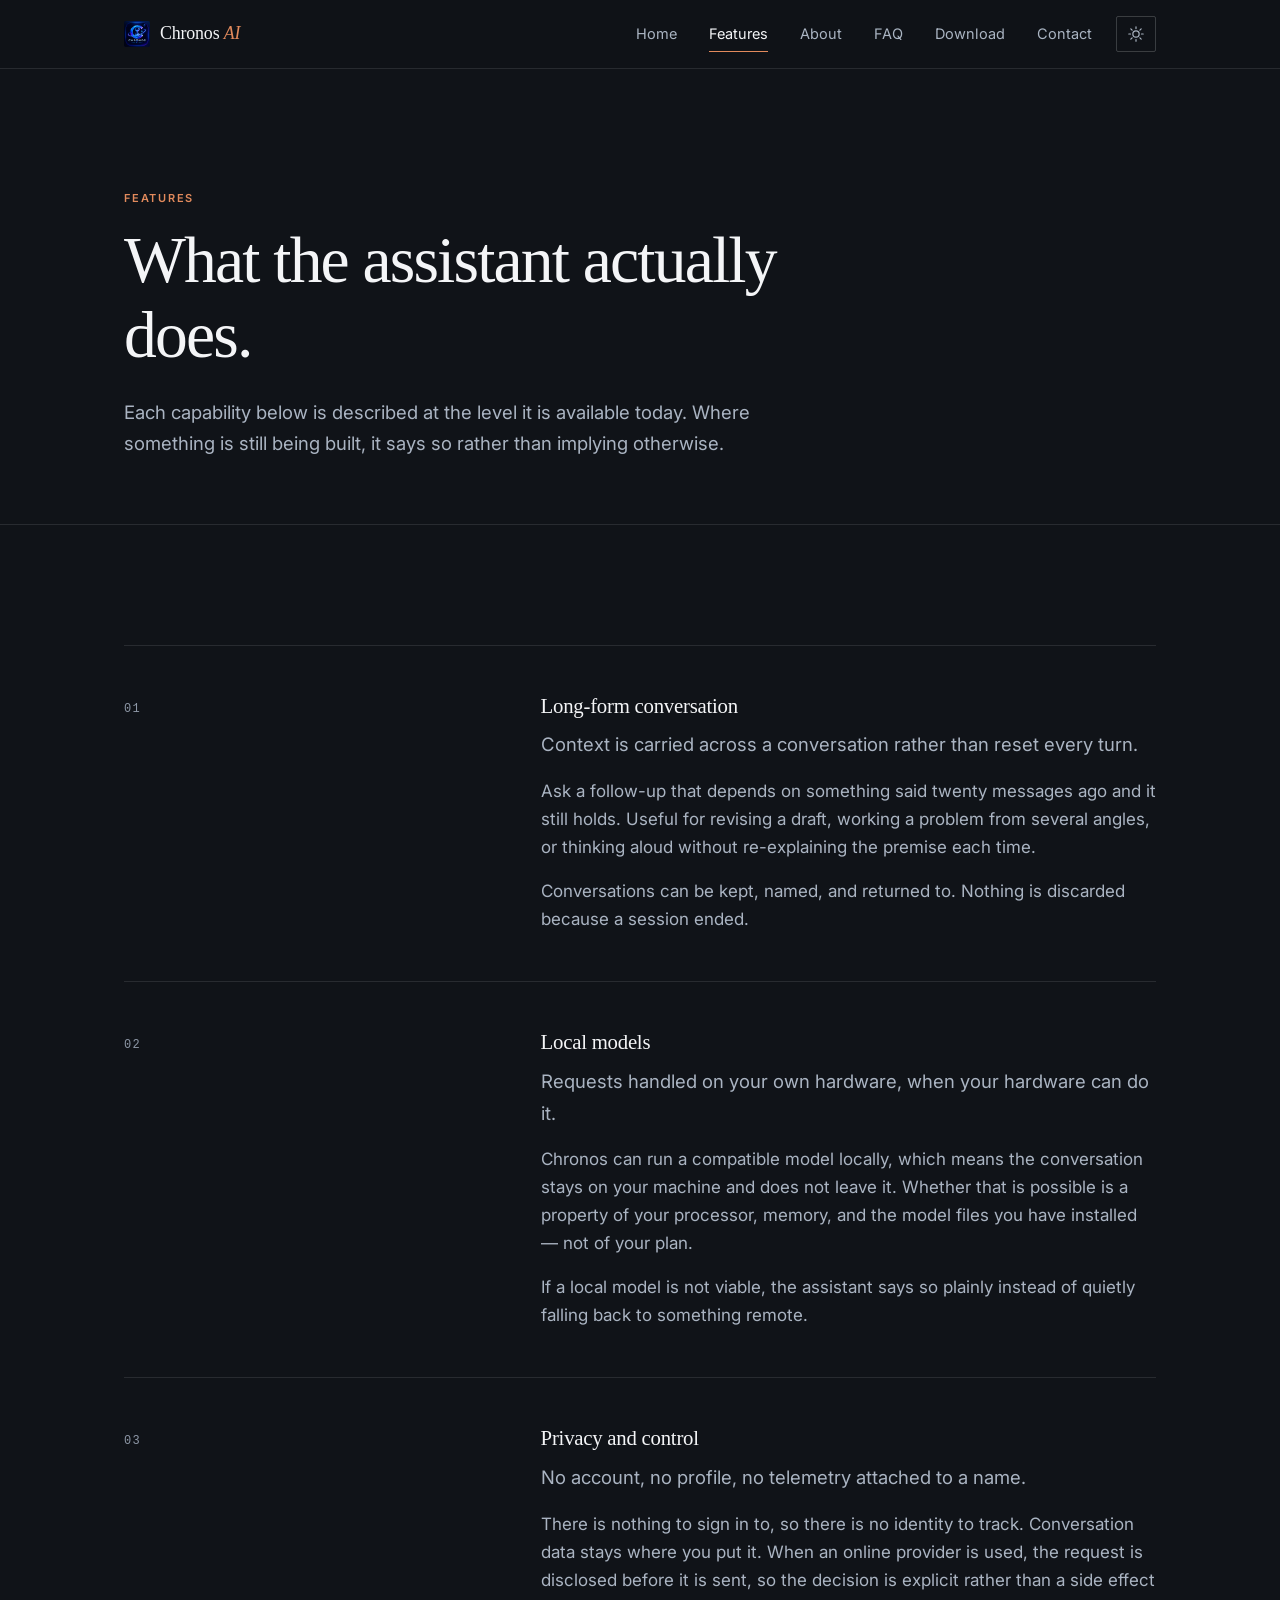
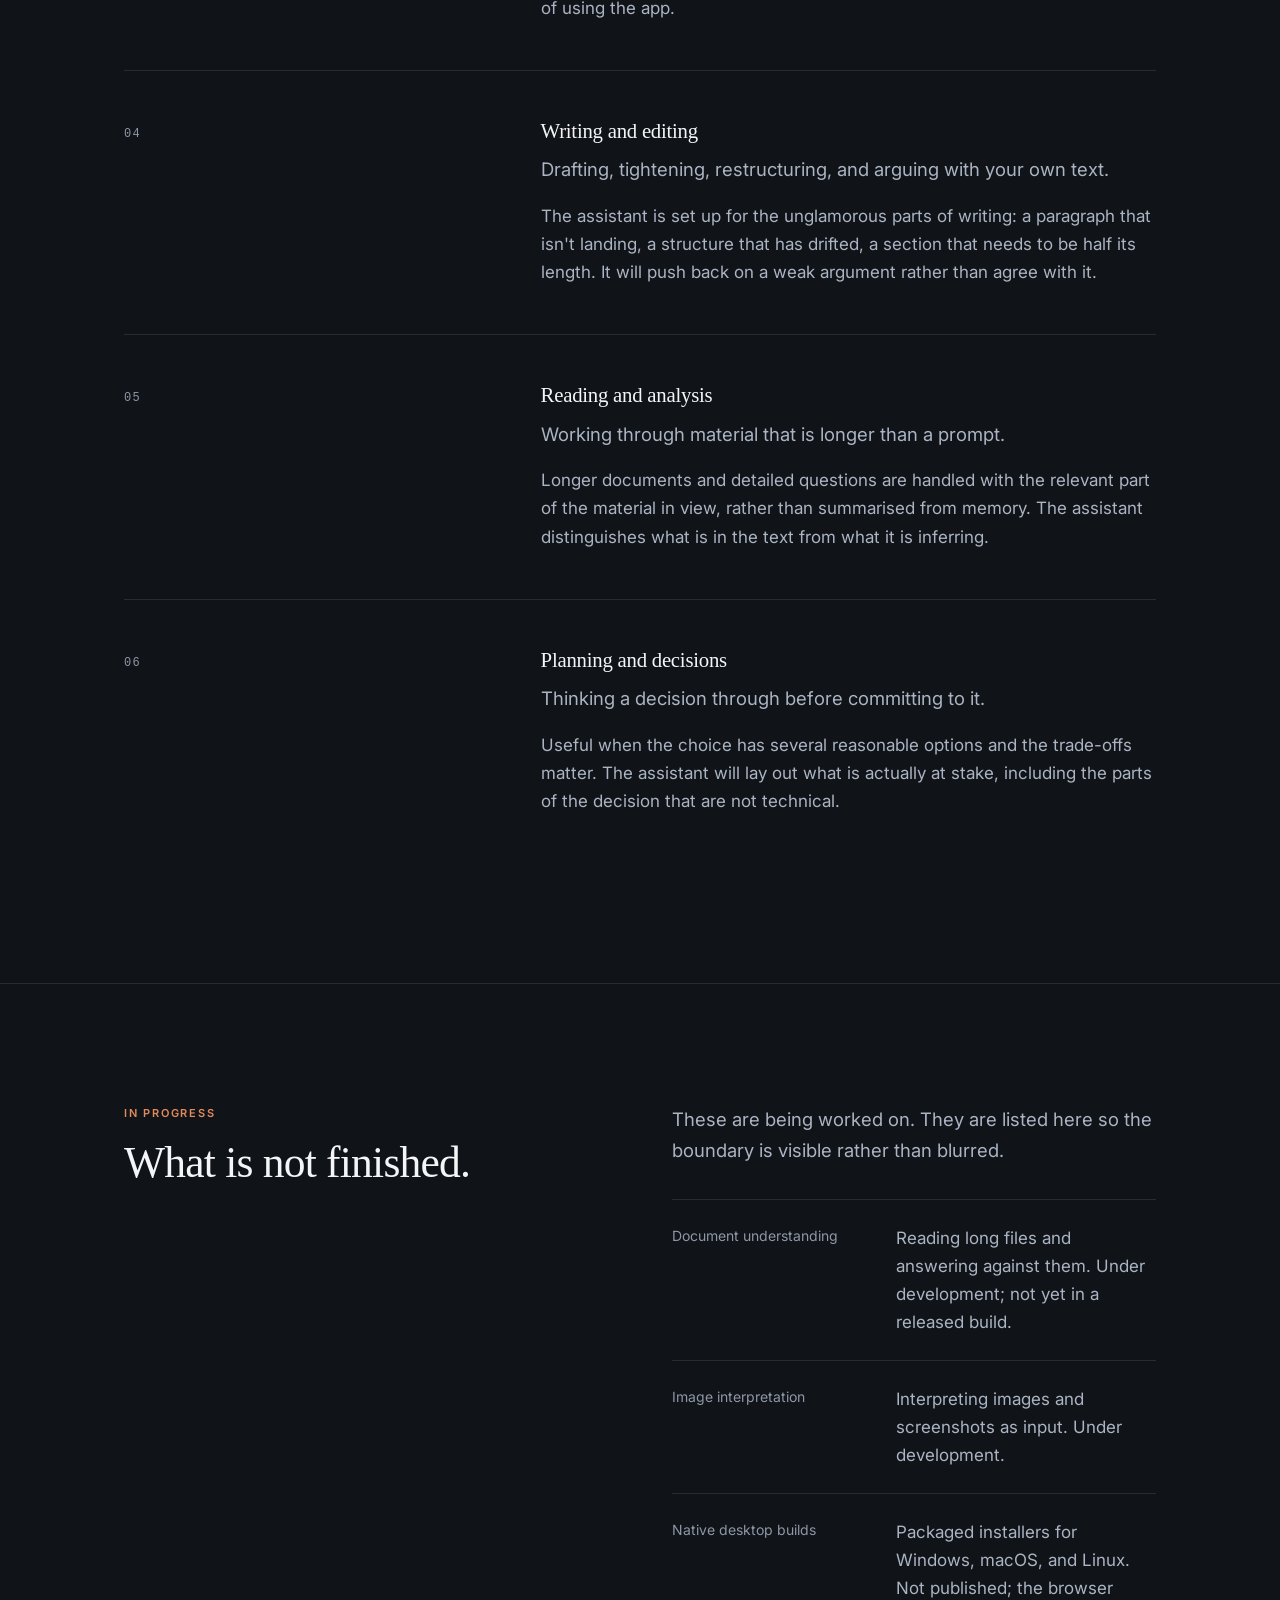
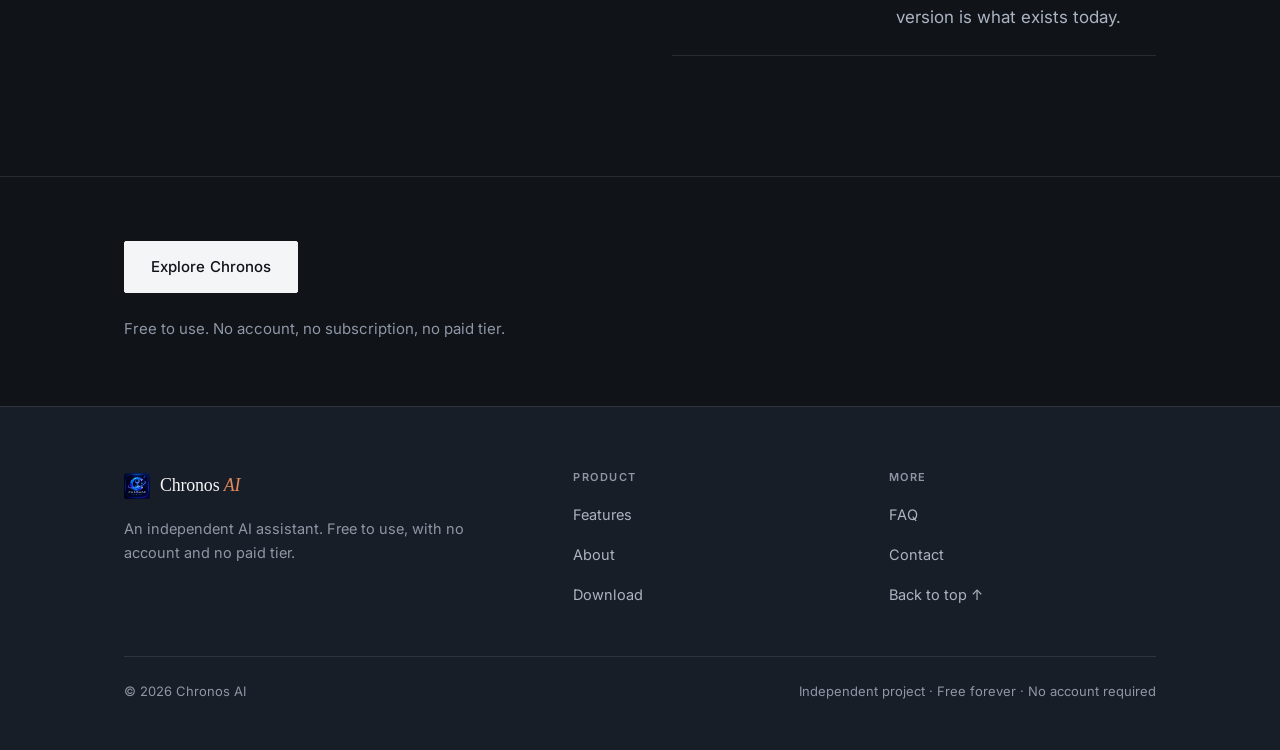
<file: features.html>
<!doctype html>
<html lang="en" data-theme="dark">
<head>
<meta charset="utf-8">
<meta name="viewport" content="width=device-width, initial-scale=1">
<meta name="theme-color" content="#101318">
<script>(function(){try{var t=localStorage.getItem('chronos-ai-theme');document.documentElement.setAttribute('data-theme',t==='light'?'light':'dark');}catch(e){document.documentElement.setAttribute('data-theme','dark');}})();</script>
<meta name="description" content="What Chronos AI does: long-form conversation, local model support, privacy by default, and document and media understanding in progress.">
<title>Features — Chronos AI</title>
<link rel="icon" type="image/png" href="assets/chronos-web-logo.png">
<link rel="apple-touch-icon" sizes="180x180" href="assets/pwa/apple-touch-icon.png">
<link rel="preconnect" href="https://fonts.googleapis.com">
<link rel="preconnect" href="https://fonts.gstatic.com" crossorigin>
<link href="https://fonts.googleapis.com/css2?family=Inter:wght@400;500;600&display=swap" rel="stylesheet">
<link rel="stylesheet" href="styles.css">
</head>
<body>

<header class="site-header">
  <div class="header-inner">
    <a class="brand" href="index.html" aria-label="Chronos AI — home">
      <span class="brand-mark"><img src="assets/chronos-web-logo.png" alt=""></span>
      <span class="brand-name">Chronos <span>AI</span></span>
    </a>
    <nav class="nav" id="nav" aria-label="Primary">
      <a href="index.html">Home</a>
      <a href="features.html" aria-current="page">Features</a>
      <a href="about.html">About</a>
      <a href="faq.html">FAQ</a>
      <a href="download.html">Download</a>
      <a href="contact.html">Contact</a>
    </nav>
    <div class="header-actions">
      <button class="theme-toggle" id="themeToggle" type="button" aria-label="Dark mode" aria-pressed="true" title="Switch to light mode">
        <svg class="theme-icon theme-icon-sun" viewBox="0 0 24 24" width="18" height="18" aria-hidden="true" focusable="false">
          <circle cx="12" cy="12" r="4.2" fill="none" stroke="currentColor" stroke-width="1.6"/>
          <g stroke="currentColor" stroke-width="1.6" stroke-linecap="round">
            <path d="M12 2.4v2.3M12 19.3v2.3M2.4 12h2.3M19.3 12h2.3M5.1 5.1l1.7 1.7M17.2 17.2l1.7 1.7M18.9 5.1l-1.7 1.7M6.8 17.2l-1.7 1.7"/>
          </g>
        </svg>
        <svg class="theme-icon theme-icon-moon" viewBox="0 0 24 24" width="18" height="18" aria-hidden="true" focusable="false">
          <path d="M20.4 14.7A8.6 8.6 0 1 1 9.3 3.6a7 7 0 0 0 11.1 11.1z" fill="none" stroke="currentColor" stroke-width="1.6" stroke-linejoin="round"/>
        </svg>
      </button>
      <button class="menu-toggle" id="menuToggle" type="button" aria-label="Open navigation" aria-expanded="false" aria-controls="nav">
        <span></span>
      </button>
    </div>
  </div>
</header>

<main>

  <section class="section" style="padding-bottom:var(--s8)">
    <div class="wrap">
      <span class="eyebrow">Features</span>
      <h1 style="max-width:22ch">What the assistant actually does.</h1>
      <p class="lede" style="margin-top:var(--s5);max-width:56ch">Each capability below is described at the level it is available today. Where something is still being built, it says so rather than implying otherwise.</p>
    </div>
  </section>

  <hr class="rule">

  <section class="section">
    <div class="wrap">
      <div class="features">

        <h2 class="sr-only">Capabilities in detail</h2>

        <article class="feature">
          <span class="feature-index">01</span>
          <div>
            <h3>Long-form conversation</h3>
            <p class="lede">Context is carried across a conversation rather than reset every turn.</p>
            <p>Ask a follow-up that depends on something said twenty messages ago and it still holds. Useful for revising a draft, working a problem from several angles, or thinking aloud without re-explaining the premise each time.</p>
            <p>Conversations can be kept, named, and returned to. Nothing is discarded because a session ended.</p>
          </div>
        </article>

        <article class="feature">
          <span class="feature-index">02</span>
          <div>
            <h3>Local models</h3>
            <p class="lede">Requests handled on your own hardware, when your hardware can do it.</p>
            <p>Chronos can run a compatible model locally, which means the conversation stays on your machine and does not leave it. Whether that is possible is a property of your processor, memory, and the model files you have installed — not of your plan.</p>
            <p>If a local model is not viable, the assistant says so plainly instead of quietly falling back to something remote.</p>
          </div>
        </article>

        <article class="feature">
          <span class="feature-index">03</span>
          <div>
            <h3>Privacy and control</h3>
            <p class="lede">No account, no profile, no telemetry attached to a name.</p>
            <p>There is nothing to sign in to, so there is no identity to track. Conversation data stays where you put it. When an online provider is used, the request is disclosed before it is sent, so the decision is explicit rather than a side effect of using the app.</p>
          </div>
        </article>

        <article class="feature">
          <span class="feature-index">04</span>
          <div>
            <h3>Writing and editing</h3>
            <p class="lede">Drafting, tightening, restructuring, and arguing with your own text.</p>
            <p>The assistant is set up for the unglamorous parts of writing: a paragraph that isn't landing, a structure that has drifted, a section that needs to be half its length. It will push back on a weak argument rather than agree with it.</p>
          </div>
        </article>

        <article class="feature">
          <span class="feature-index">05</span>
          <div>
            <h3>Reading and analysis</h3>
            <p class="lede">Working through material that is longer than a prompt.</p>
            <p>Longer documents and detailed questions are handled with the relevant part of the material in view, rather than summarised from memory. The assistant distinguishes what is in the text from what it is inferring.</p>
          </div>
        </article>

        <article class="feature">
          <span class="feature-index">06</span>
          <div>
            <h3>Planning and decisions</h3>
            <p class="lede">Thinking a decision through before committing to it.</p>
            <p>Useful when the choice has several reasonable options and the trade-offs matter. The assistant will lay out what is actually at stake, including the parts of the decision that are not technical.</p>
          </div>
        </article>

      </div>
    </div>
  </section>

  <hr class="rule">

  <section class="section">
    <div class="wrap">
      <div class="split">
        <div class="split-aside">
          <span class="eyebrow">In progress</span>
          <h2>What is not finished.</h2>
        </div>
        <div>
          <p class="lede">These are being worked on. They are listed here so the boundary is visible rather than blurred.</p>
          <dl class="specs" style="margin-top:var(--s6)">
            <div>
              <dt>Document understanding</dt>
              <dd>Reading long files and answering against them. Under development; not yet in a released build.</dd>
            </div>
            <div>
              <dt>Image interpretation</dt>
              <dd>Interpreting images and screenshots as input. Under development.</dd>
            </div>
            <div>
              <dt>Native desktop builds</dt>
              <dd>Packaged installers for Windows, macOS, and Linux. Not published; the browser version is what exists today.</dd>
            </div>
          </dl>
        </div>
      </div>
    </div>
  </section>

  <hr class="rule">

  <section class="section-tight">
    <div class="wrap">
      <p style="margin-bottom:var(--s5)"><a class="btn" href="download.html">Explore Chronos</a></p>
      <p class="quiet" style="font-size:15px">Free to use. No account, no subscription, no paid tier.</p>
    </div>
  </section>

</main>

<footer class="site-footer">
  <div class="wrap">
    <div class="footer-top">
      <div class="footer-about">
        <a class="brand" href="index.html">
          <span class="brand-mark"><img src="assets/chronos-web-logo.png" alt=""></span>
          <span class="brand-name">Chronos <span>AI</span></span>
        </a>
        <p>An independent AI assistant. Free to use, with no account and no paid tier.</p>
      </div>
      <div class="footer-col">
        <h2>Product</h2>
        <ul>
          <li><a href="features.html">Features</a></li>
          <li><a href="about.html">About</a></li>
          <li><a href="download.html">Download</a></li>
        </ul>
      </div>
      <div class="footer-col">
        <h2>More</h2>
        <ul>
          <li><a href="faq.html">FAQ</a></li>
          <li><a href="contact.html">Contact</a></li>
          <li><a href="index.html">Back to top ↑</a></li>
        </ul>
      </div>
    </div>
    <div class="footer-bottom">
      <span>© <span id="year">2026</span> Chronos AI</span>
      <span>Independent project · Free forever · No account required</span>
    </div>
  </div>
</footer>

<script src="script.js"></script>
</body>
</html>
</file>
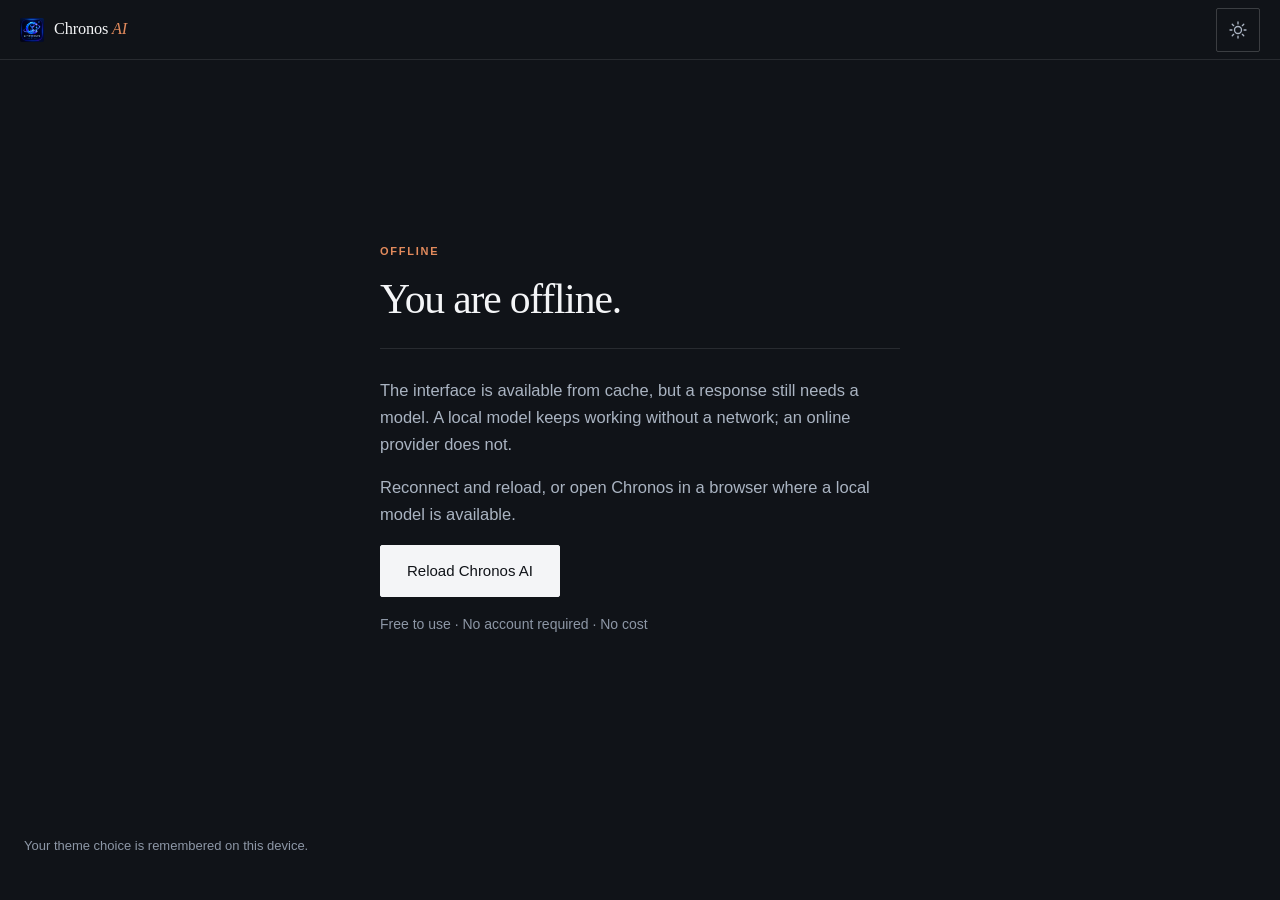
<file: offline.html>
<!doctype html>
<html lang="en" data-theme="dark">
<head>
<meta charset="utf-8">
<meta name="viewport" content="width=device-width, initial-scale=1">
<meta name="theme-color" content="#101318">
<script>(function(){try{var t=localStorage.getItem('chronos-ai-theme');document.documentElement.setAttribute('data-theme',t==='light'?'light':'dark');}catch(e){document.documentElement.setAttribute('data-theme','dark');}})();</script>
<meta name="description" content="You are offline. The Chronos AI interface is available from cache, but a response still requires a local or remote model.">
<title>Offline — Chronos AI</title>
<link rel="icon" type="image/png" href="assets/chronos-web-logo.png">
<style>
  :root{
    --paper:#FAF7F2; --paper-2:#F3EEE6;
    --ink:#1F1E1D; --ink-2:#4A4744; --ink-3:#6B665F;
    --line:rgba(31,30,29,.12); --line-2:rgba(31,30,29,.22);
    --accent:#B4562F;
    --serif:"Iowan Old Style","Palatino Linotype",Palatino,Georgia,serif;
    --sans:"Inter",-apple-system,BlinkMacSystemFont,"Segoe UI",Roboto,Helvetica,Arial,sans-serif;
    color-scheme:light;
  }
  [data-theme="dark"]{
    --paper:#101318; --paper-2:#181E27;
    --ink:#F4F5F7; --ink-2:#AAB4C2; --ink-3:#8D97A6;
    --line:rgba(255,255,255,.10); --line-2:rgba(255,255,255,.18);
    --accent:#E28A5C;
    color-scheme:dark;
  }

  *{box-sizing:border-box}
  html{-webkit-text-size-adjust:100%}
  body{
    min-height:100vh;margin:0;display:flex;flex-direction:column;
    background:var(--paper);color:var(--ink);
    font:16.5px/1.65 var(--sans);
    -webkit-font-smoothing:antialiased;
  }

  .bar{
    border-bottom:1px solid var(--line);
    padding:0 20px;height:60px;
    display:flex;align-items:center;justify-content:space-between;gap:16px;
  }
  .brand{display:inline-flex;align-items:center;gap:10px;text-decoration:none;color:var(--ink)}
  .brand-mark{width:24px;height:24px;border-radius:2px;overflow:hidden;background:var(--ink);flex:0 0 auto}
  .brand-mark img{width:100%;height:100%;object-fit:cover}
  .brand-name{font-family:var(--serif);font-size:1.02rem;letter-spacing:-.01em}
  .brand-name span{color:var(--accent);font-style:italic}

  .theme-toggle{
    display:inline-flex;align-items:center;justify-content:center;
    width:44px;height:44px;padding:0;flex:0 0 auto;
    background:none;border:1px solid var(--line-2);border-radius:2px;
    color:var(--ink-2);cursor:pointer;
    transition:border-color .25s ease,background .25s ease,color .25s ease;
  }
  .theme-toggle:hover{border-color:var(--ink-3);background:var(--paper-2);color:var(--ink)}
  .theme-toggle .theme-icon{display:none;width:20px;height:20px}
  .theme-toggle .theme-icon-sun{display:block}
  [data-theme="light"] .theme-toggle .theme-icon-sun{display:none}
  [data-theme="light"] .theme-toggle .theme-icon-moon{display:block}

  main{flex:1 0 auto;display:grid;place-items:center;padding:40px 24px}
  .panel{max-width:520px;width:100%}
  .eyebrow{
    display:block;font-size:11px;font-weight:600;letter-spacing:.16em;
    text-transform:uppercase;color:var(--accent);margin-bottom:16px;
  }
  h1{
    margin:0 0 24px;font-family:var(--serif);font-weight:400;
    font-size:clamp(2rem,5vw,2.6rem);letter-spacing:-.028em;line-height:1.14;
  }
  p{margin:0 0 16px;color:var(--ink-2)}
  .rule{height:1px;background:var(--line);border:0;margin:0 0 28px}
  .btn{
    display:inline-flex;align-items:center;gap:10px;padding:13px 26px;
    border:1px solid var(--ink);background:var(--ink);color:var(--paper);
    font-size:15px;font-weight:500;text-decoration:none;border-radius:2px;
    transition:background .3s ease,border-color .3s ease;
  }
  .btn:hover{background:var(--accent);border-color:var(--accent);color:var(--paper)}
  .quiet{font-size:14px;color:var(--ink-3)}
  .foot{padding:0 24px 28px;color:var(--ink-3);font-size:13px}
  @media (prefers-reduced-motion:reduce){
    *,*::before,*::after{transition-duration:.01ms!important}
  }
</style>
</head>
<body>

<header class="bar">
  <a class="brand" href="./index.html">
    <span class="brand-mark"><img src="assets/chronos-web-logo.png" alt=""></span>
    <span class="brand-name">Chronos <span>AI</span></span>
  </a>
  <button class="theme-toggle" id="themeToggle" type="button" aria-label="Dark mode" aria-pressed="true" title="Switch to light mode">
    <svg class="theme-icon theme-icon-sun" viewBox="0 0 24 24" width="20" height="20" aria-hidden="true" focusable="false">
      <circle cx="12" cy="12" r="4.2" fill="none" stroke="currentColor" stroke-width="1.6"/>
      <g stroke="currentColor" stroke-width="1.6" stroke-linecap="round">
        <path d="M12 2.4v2.3M12 19.3v2.3M2.4 12h2.3M19.3 12h2.3M5.1 5.1l1.7 1.7M17.2 17.2l1.7 1.7M18.9 5.1l-1.7 1.7M6.8 17.2l-1.7 1.7"/>
      </g>
    </svg>
    <svg class="theme-icon theme-icon-moon" viewBox="0 0 24 24" width="20" height="20" aria-hidden="true" focusable="false">
      <path d="M20.4 14.7A8.6 8.6 0 1 1 9.3 3.6a7 7 0 0 0 11.1 11.1z" fill="none" stroke="currentColor" stroke-width="1.6" stroke-linejoin="round"/>
    </svg>
  </button>
</header>

<main>
  <div class="panel">
    <span class="eyebrow">Offline</span>
    <h1>You are offline.</h1>
    <hr class="rule">
    <p>The interface is available from cache, but a response still needs a model. A local model keeps working without a network; an online provider does not.</p>
    <p>Reconnect and reload, or open Chronos in a browser where a local model is available.</p>
    <p><a class="btn" href="./index.html">Reload Chronos AI</a></p>
    <p class="quiet">Free to use · No account required · No cost</p>
  </div>
</main>

<p class="foot">Your theme choice is remembered on this device.</p>

<script src="script.js"></script>
</body>
</html>
</file>
<file: styles.css>
/* ============================================================
   Chronos AI — editorial design system
   Warm paper palette, serif display type, restrained accents.
   ============================================================ */

:root{
  /* surfaces */
  --paper:#FAF7F2;
  --paper-2:#F3EEE6;
  --paper-3:#EDE7DC;
  --ink:#1F1E1D;
  --ink-2:#4A4744;
  --ink-3:#6B665F;   /* 5.3:1 on paper, 4.9:1 on paper-2 */
  --line:rgba(31,30,29,.12);
  --line-2:rgba(31,30,29,.22);
  --header-bg:rgba(250,247,242,.86);

  /* accent */
  --accent:#B4562F;
  --accent-2:#98462A;
  --accent-soft:rgba(180,86,47,.10);

  /* type */
  --serif:"Iowan Old Style","Palatino Linotype",Palatino,Georgia,"Times New Roman",serif;
  --sans:"Inter",-apple-system,BlinkMacSystemFont,"Segoe UI",Roboto,Helvetica,Arial,sans-serif;
  --mono:ui-monospace,SFMono-Regular,Menlo,Consolas,monospace;

  /* rhythm */
  --s1:4px; --s2:8px; --s3:12px; --s4:16px; --s5:24px;
  --s6:32px; --s7:48px; --s8:64px; --s9:88px; --s10:120px;

  /* layout */
  --measure:640px;
  --wide:1080px;
  --radius:2px;
  --ease:cubic-bezier(.2,.6,.2,1);

  color-scheme:light;
}

/* ---------- dark theme ---------- */

[data-theme="dark"]{
  --paper:#101318;
  --paper-2:#181E27;
  --paper-3:#202936;
  --ink:#F4F5F7;
  --ink-2:#AAB4C2;
  --ink-3:#8D97A6;   /* 5.0:1 on paper-2, 4.97:1 on paper-3 */
  --line:rgba(255,255,255,.10);
  --line-2:rgba(255,255,255,.18);
  --header-bg:rgba(16,19,24,.86);

  --accent:#E28A5C;  /* terracotta lifted for dark contrast */
  --accent-2:#C9764B;
  --accent-soft:rgba(226,138,92,.14);

  color-scheme:dark;
}

*,*::before,*::after{box-sizing:border-box}

html{
  -webkit-text-size-adjust:100%;
  scroll-behavior:smooth;
  scroll-padding-top:96px;
}

body{
  margin:0;
  background:var(--paper);
  color:var(--ink);
  font-family:var(--sans);
  font-size:17px;
  line-height:1.65;
  -webkit-font-smoothing:antialiased;
  -moz-osx-font-smoothing:grayscale;
  text-rendering:optimizeLegibility;
  display:flex;
  flex-direction:column;
  min-height:100vh;
}

main{flex:1 0 auto}

img,svg{max-width:100%;display:block}
button{font:inherit;color:inherit}

a{color:inherit;text-decoration:none}

::selection{background:var(--accent-soft)}

:focus-visible{outline:2px solid var(--accent);outline-offset:3px;border-radius:var(--radius)}

/* ---------- type ---------- */

h1,h2,h3,h4{
  font-family:var(--serif);
  font-weight:400;
  letter-spacing:-.018em;
  line-height:1.14;
  margin:0;
  color:var(--ink);
}

h1{font-size:clamp(2.35rem,5.2vw,4.1rem);letter-spacing:-.028em}
h2{font-size:clamp(1.85rem,3.4vw,2.75rem)}
h3{font-size:1.3rem;letter-spacing:-.012em}
h4{font-size:1.05rem;letter-spacing:-.008em}

p{margin:0 0 var(--s4);color:var(--ink-2);max-width:var(--measure)}
p:last-child{margin-bottom:0}

.lede{font-size:1.16rem;line-height:1.7;color:var(--ink-2)}

.eyebrow{
  font-family:var(--sans);
  font-size:11px;
  font-weight:600;
  letter-spacing:.16em;
  text-transform:uppercase;
  color:var(--accent);
  margin:0 0 var(--s4);
  display:block;
}

em,.accent{font-style:normal;color:var(--accent)}
.quiet{color:var(--ink-3)}

/* ---------- shell ---------- */

.wrap{width:100%;max-width:var(--wide);margin:0 auto;padding:0 var(--s5)}
.measure{max-width:var(--measure)}

.sr-only{
  position:absolute;width:1px;height:1px;padding:0;margin:-1px;
  overflow:hidden;clip:rect(0,0,0,0);white-space:nowrap;border:0;
}

.section{padding:var(--s10) 0}
.section-tight{padding:var(--s8) 0}

.rule{height:1px;background:var(--line);border:0;margin:0}

/* ---------- header ---------- */

.site-header{
  position:sticky;top:0;z-index:60;
  background:var(--header-bg);
  -webkit-backdrop-filter:saturate(140%) blur(12px);
  backdrop-filter:saturate(140%) blur(12px);
  border-bottom:1px solid var(--line);
}

.header-inner{
  max-width:var(--wide);margin:0 auto;padding:0 var(--s5);
  height:68px;display:flex;align-items:center;gap:var(--s5);
}

.header-actions{display:flex;align-items:center;gap:var(--s3)}

.brand{display:inline-flex;align-items:center;gap:10px;font-size:16px;letter-spacing:-.01em}
.brand-mark{
  width:26px;height:26px;border-radius:var(--radius);overflow:hidden;
  background:var(--ink);flex:0 0 auto;
}
.brand-mark img{width:100%;height:100%;object-fit:cover}
.brand-name{font-family:var(--serif);font-size:1.12rem;letter-spacing:-.01em}
.brand-name span{color:var(--accent);font-style:italic}

.nav{display:flex;align-items:center;gap:var(--s6);margin-left:auto}
.nav a{
  font-size:14.5px;color:var(--ink-2);
  padding:6px 0;position:relative;transition:color .25s var(--ease);
}
.nav a::after{
  content:"";position:absolute;left:0;right:0;bottom:0;height:1px;
  background:var(--accent);transform:scaleX(0);transform-origin:left;
  transition:transform .3s var(--ease);
}
.nav a:hover{color:var(--ink)}
.nav a:hover::after,.nav a[aria-current="page"]::after{transform:scaleX(1)}
.nav a[aria-current="page"]{color:var(--ink)}

.menu-toggle{
  display:none;background:none;border:1px solid var(--line-2);border-radius:var(--radius);
  width:40px;height:36px;align-items:center;justify-content:center;cursor:pointer;
  transition:border-color .25s var(--ease),background .25s var(--ease);
}
.menu-toggle:hover{border-color:var(--ink-3);background:var(--paper-2)}
.menu-toggle span{display:block;width:16px;height:1px;background:var(--ink);position:relative}
.menu-toggle span::before,.menu-toggle span::after{
  content:"";position:absolute;left:0;width:16px;height:1px;background:var(--ink);
}
.menu-toggle span::before{top:-5px}
.menu-toggle span::after{top:5px}

/* ---------- theme switcher ---------- */

.theme-toggle{
  display:inline-flex;align-items:center;justify-content:center;
  width:40px;height:36px;padding:0;flex:0 0 auto;
  background:none;border:1px solid var(--line-2);border-radius:var(--radius);
  color:var(--ink-2);cursor:pointer;
  transition:border-color .25s var(--ease),background .25s var(--ease),color .25s var(--ease);
}
.theme-toggle:hover{border-color:var(--ink-3);background:var(--paper-2);color:var(--ink)}
.theme-toggle .theme-icon{display:none;width:18px;height:18px}
.theme-toggle .theme-icon-sun{display:block}
[data-theme="light"] .theme-toggle .theme-icon-sun{display:none}
[data-theme="light"] .theme-toggle .theme-icon-moon{display:block}

/* ---------- hero ---------- */

.hero{padding:var(--s10) 0 var(--s9);border-bottom:1px solid var(--line)}
.hero-inner{max-width:var(--wide);margin:0 auto;padding:0 var(--s5)}
.hero h1{max-width:19ch;margin-bottom:var(--s5)}
.hero .lede{max-width:52ch;margin-bottom:var(--s8)}
.hero-actions{display:flex;flex-wrap:wrap;gap:var(--s4);align-items:center}
.hero-meta{
  margin-top:var(--s8);padding-top:var(--s5);border-top:1px solid var(--line);
  display:flex;flex-wrap:wrap;gap:var(--s6);font-size:14px;color:var(--ink-3);
}

/* ---------- buttons ---------- */

.btn{
  display:inline-flex;align-items:center;gap:10px;
  padding:13px 26px;border-radius:var(--radius);
  font-size:15px;font-weight:500;letter-spacing:.005em;
  border:1px solid var(--ink);background:var(--ink);color:var(--paper);
  cursor:pointer;transition:background .3s var(--ease),border-color .3s var(--ease),transform .3s var(--ease);
}
.btn:hover{background:var(--accent);border-color:var(--accent);transform:translateY(-1px)}

.btn-quiet{
  background:transparent;color:var(--ink);border-color:var(--line-2);
}
.btn-quiet:hover{background:var(--paper-2);border-color:var(--ink);color:var(--ink);transform:translateY(-1px)}

.btn[aria-disabled="true"],.btn-quiet[aria-disabled="true"]{
  opacity:.45;cursor:not-allowed;transform:none;
}
.btn[aria-disabled="true"]:hover{background:var(--ink);border-color:var(--ink)}
.btn-quiet[aria-disabled="true"]:hover{background:transparent;border-color:var(--line-2);color:var(--ink)}

.link-quiet{
  font-size:15px;color:var(--ink-2);border-bottom:1px solid var(--line-2);
  padding-bottom:2px;transition:color .25s var(--ease),border-color .25s var(--ease);
}
.link-quiet:hover{color:var(--accent);border-color:var(--accent)}

/* ---------- grids ---------- */

.grid{display:grid;gap:var(--s5)}
.grid-2{grid-template-columns:repeat(2,minmax(0,1fr))}
.grid-3{grid-template-columns:repeat(3,minmax(0,1fr))}

.split{
  display:grid;grid-template-columns:minmax(0,1fr) minmax(0,1fr);
  gap:var(--s8);align-items:start;
}
.split-aside{max-width:34ch}

/* ---------- feature blocks (no cards, editorial rules) ---------- */

.features{border-top:1px solid var(--line)}
.feature{
  display:grid;grid-template-columns:minmax(0,1fr) minmax(0,1.6fr);
  gap:var(--s6);padding:var(--s7) 0;border-bottom:1px solid var(--line);
}
.feature:last-child{border-bottom:0}
.feature h3{margin-bottom:var(--s3)}
.feature p{max-width:60ch}
.feature-index{
  font-family:var(--mono);font-size:12px;letter-spacing:.1em;color:var(--ink-3);
  padding-top:6px;
}

/* ---------- quiet panel (single bordered block, not a card grid) ---------- */

.panel{
  border:1px solid var(--line);border-radius:var(--radius);
  padding:var(--s7);background:var(--paper);
}
.panel-2{background:var(--paper-2);border-color:var(--line-2)}

/* ---------- steps ---------- */

.steps{list-style:none;margin:0;padding:0;border-top:1px solid var(--line)}
.steps li{
  display:grid;grid-template-columns:56px minmax(0,1fr);
  gap:var(--s5);padding:var(--s6) 0;border-bottom:1px solid var(--line);
}
.step-num{
  font-family:var(--mono);font-size:12px;color:var(--accent);
  letter-spacing:.08em;padding-top:5px;
}
.steps h3{margin-bottom:var(--s2)}
.steps p{max-width:58ch}

/* ---------- faq ---------- */

.faq{border-top:1px solid var(--line)}
.faq details{border-bottom:1px solid var(--line)}
.faq summary{
  cursor:pointer;list-style:none;padding:var(--s5) 0;
  font-size:1.06rem;font-family:var(--serif);color:var(--ink);
  display:flex;justify-content:space-between;align-items:baseline;gap:var(--s5);
}
.faq summary::-webkit-details-marker{display:none}
.faq summary::after{
  content:"+";font-family:var(--sans);font-size:18px;color:var(--ink-3);
  transition:transform .3s var(--ease),color .3s var(--ease);flex:0 0 auto;
}
.faq details[open] summary::after{content:"–";color:var(--accent)}
.faq details p{padding:0 0 var(--s5);max-width:64ch}
.faq details[open] summary{color:var(--accent)}

/* ---------- dl spec list ---------- */

.specs{display:grid;gap:0;margin:0;border-top:1px solid var(--line)}
.specs > div{
  display:grid;grid-template-columns:200px minmax(0,1fr);
  gap:var(--s5);padding:var(--s5) 0;border-bottom:1px solid var(--line);
}
.specs dt{font-size:14px;color:var(--ink-3);margin:0}
.specs dd{margin:0;color:var(--ink-2);max-width:56ch}

/* ---------- download / platform list ---------- */

.platforms{list-style:none;margin:0;padding:0;border-top:1px solid var(--line)}
.platforms li{
  display:grid;grid-template-columns:minmax(0,1fr) auto;
  gap:var(--s5);align-items:baseline;
  padding:var(--s5) 0;border-bottom:1px solid var(--line);
}
.platforms h3{margin:0 0 2px}
.platforms p{margin:0;font-size:15px;color:var(--ink-3)}
.status{
  font-family:var(--mono);font-size:11px;letter-spacing:.1em;text-transform:uppercase;
  color:var(--ink-3);white-space:nowrap;
}
.status-soon{color:var(--accent)}

/* ---------- footer ---------- */

.site-footer{
  border-top:1px solid var(--line);
  background:var(--paper-2);
  padding:var(--s8) 0 var(--s7);
  margin-top:auto;
}

.footer-top{
  display:grid;grid-template-columns:minmax(0,1.5fr) repeat(2,minmax(0,1fr));
  gap:var(--s7);
}
.footer-about{max-width:32ch}
.footer-about .brand{margin-bottom:var(--s4)}
.footer-about p{font-size:14.5px;color:var(--ink-3)}

.footer-col h2{
  font-family:var(--sans);font-size:11px;font-weight:600;
  letter-spacing:.14em;text-transform:uppercase;color:var(--ink-3);margin-bottom:var(--s4);
}
.footer-col ul{list-style:none;margin:0;padding:0;display:grid;gap:var(--s3)}
.footer-col a{font-size:14.5px;color:var(--ink-2);transition:color .25s var(--ease)}
.footer-col a:hover{color:var(--accent)}

.footer-bottom{
  margin-top:var(--s7);padding-top:var(--s5);border-top:1px solid var(--line);
  display:flex;justify-content:space-between;flex-wrap:wrap;gap:var(--s3);
  font-size:13px;color:var(--ink-3);
}

/* ---------- install hint ---------- */

.install-link{
  background:none;border:1px solid var(--line-2);border-radius:var(--radius);
  padding:10px 16px;font-size:14px;cursor:pointer;
  transition:border-color .25s var(--ease),background .25s var(--ease);
}
.install-link:hover{border-color:var(--ink);background:var(--paper)}
.install-help{
  margin-top:var(--s4);padding:var(--s4) var(--s5);
  border:1px solid var(--line);border-radius:var(--radius);
  font-size:14px;color:var(--ink-3);max-width:44ch;
}
.install-help p{margin-bottom:var(--s3)}
.install-help-dismiss{
  background:none;border:0;padding:0;font-size:13px;color:var(--accent);
  cursor:pointer;border-bottom:1px solid currentColor;
}

/* ---------- responsive ---------- */

@media (max-width:900px){
  :root{--s10:88px;--s9:64px;--s8:56px;--s7:40px}
  .nav{gap:var(--s5)}
  .split{grid-template-columns:1fr;gap:var(--s7)}
  .grid-3{grid-template-columns:repeat(2,minmax(0,1fr))}
  .footer-top{grid-template-columns:1fr 1fr;gap:var(--s6)}
  .footer-about{grid-column:1/-1}
}

@media (max-width:680px){
  :root{--s10:64px;--s9:48px}
  body{font-size:16.5px}
  .wrap,.header-inner,.hero-inner{padding-left:var(--s4);padding-right:var(--s4)}
  .nav{
    display:none;position:absolute;top:68px;left:0;right:0;
    flex-direction:column;align-items:stretch;gap:0;
    background:var(--paper);border-bottom:1px solid var(--line);
    padding:var(--s4) var(--s4) var(--s5);
  }
  .nav.open{display:flex}
  .nav a{padding:var(--s3) 0;border-bottom:1px solid var(--line);font-size:15px}
  .nav a:last-child{border-bottom:0}
  .nav a::after{display:none}
  .menu-toggle{display:inline-flex}
  .header-actions{margin-left:auto}
  .theme-toggle{width:44px;height:44px}
  .theme-toggle .theme-icon{width:20px;height:20px}
  .grid-2,.grid-3{grid-template-columns:1fr}
  .feature{grid-template-columns:1fr;gap:var(--s3);padding:var(--s6) 0}
  .feature-index{padding-top:0}
  .steps li{grid-template-columns:1fr;gap:var(--s2)}
  .specs > div{grid-template-columns:1fr;gap:var(--s2)}
  .platforms li{grid-template-columns:1fr;gap:var(--s2)}
  .footer-top{grid-template-columns:1fr}
  .footer-bottom{flex-direction:column;align-items:flex-start}
  .hero-actions .btn{width:100%;justify-content:center}
}

@media (prefers-reduced-motion:reduce){
  html{scroll-behavior:auto}
  *,*::before,*::after{animation-duration:.01ms!important;transition-duration:.01ms!important}
}
</file>
